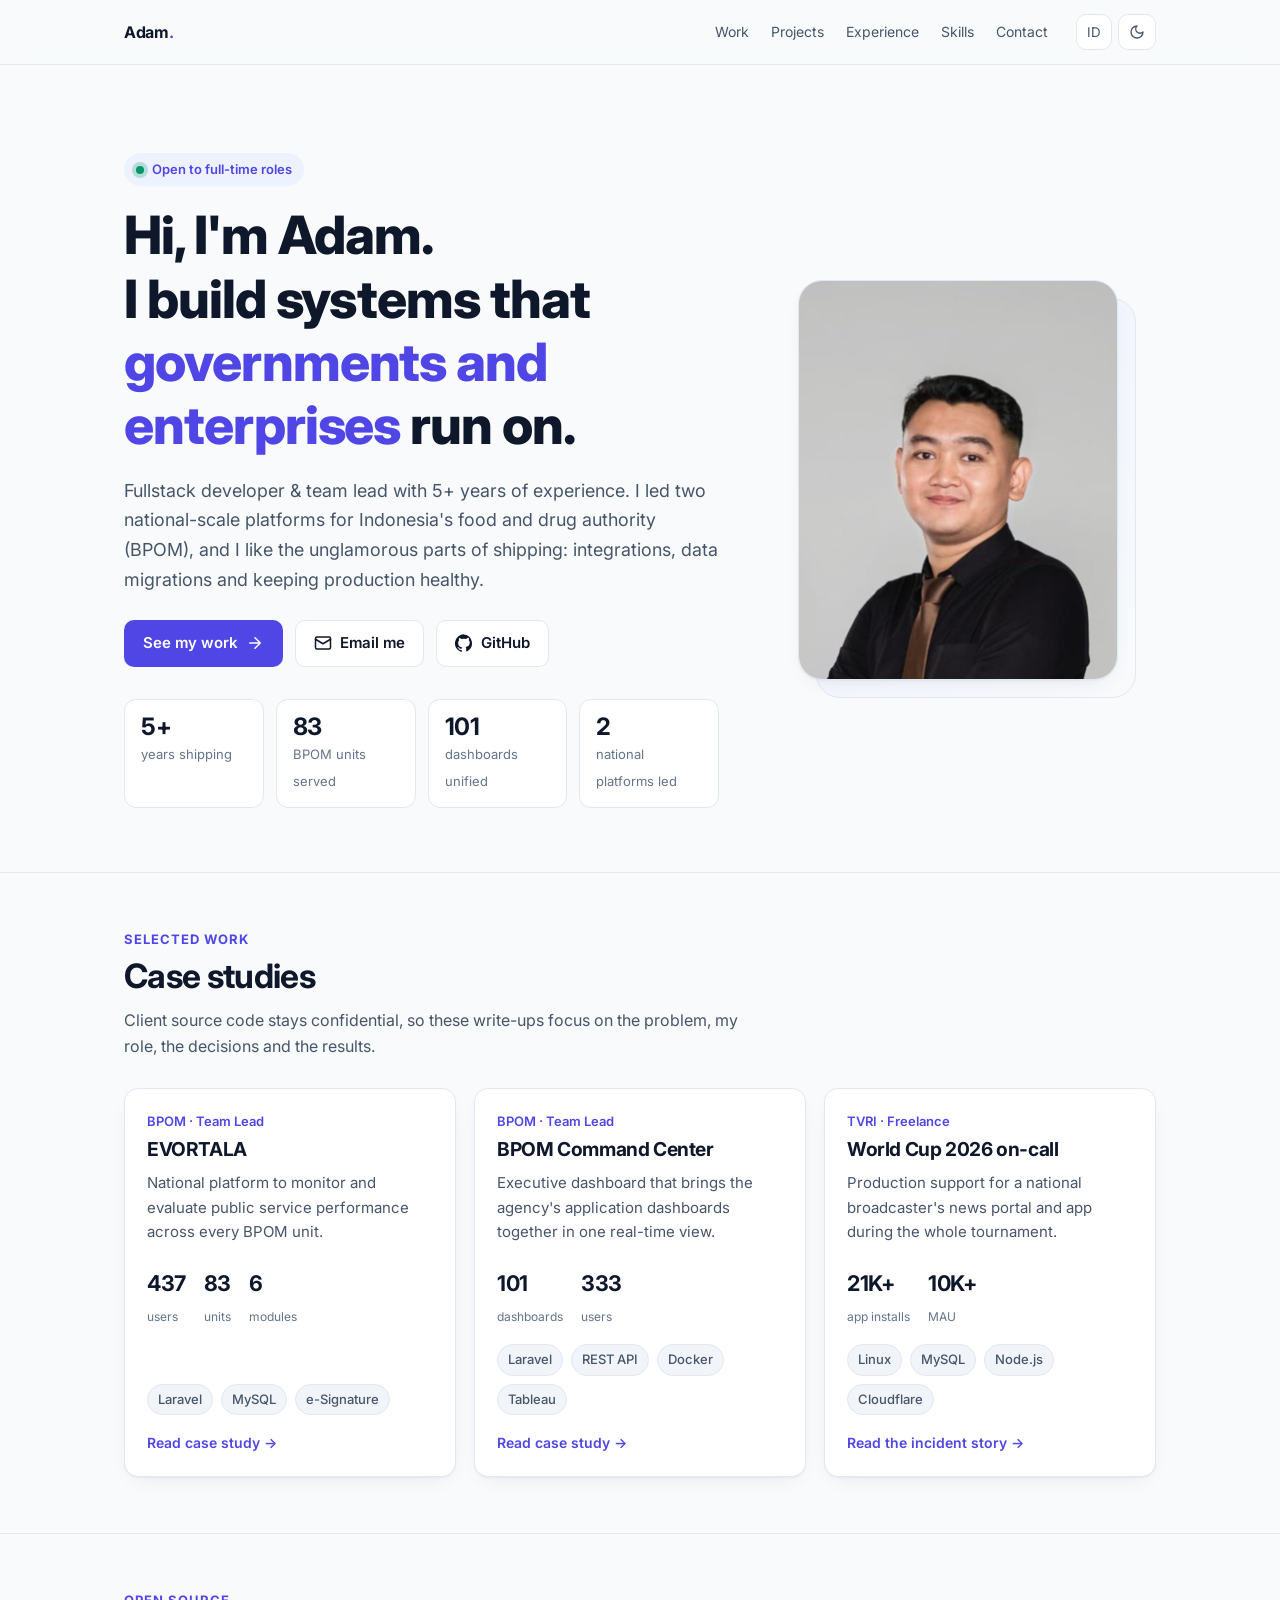
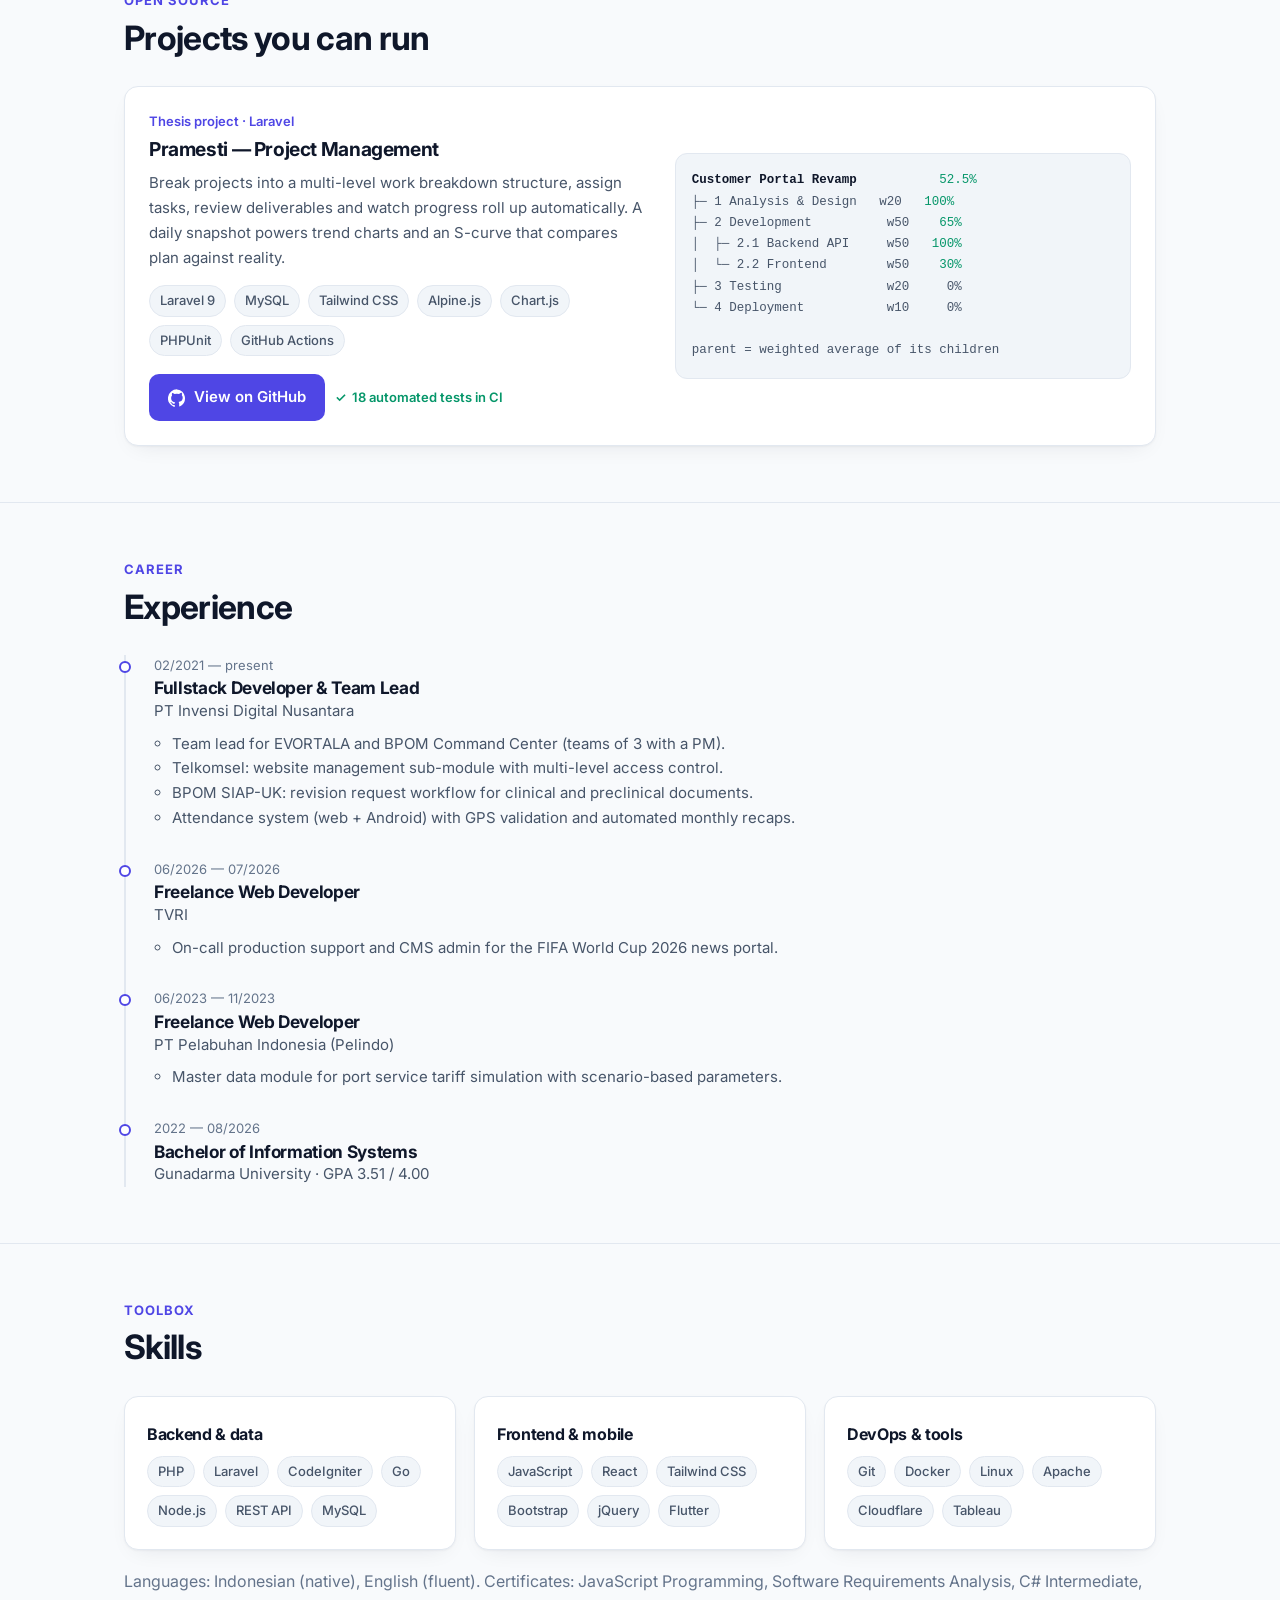
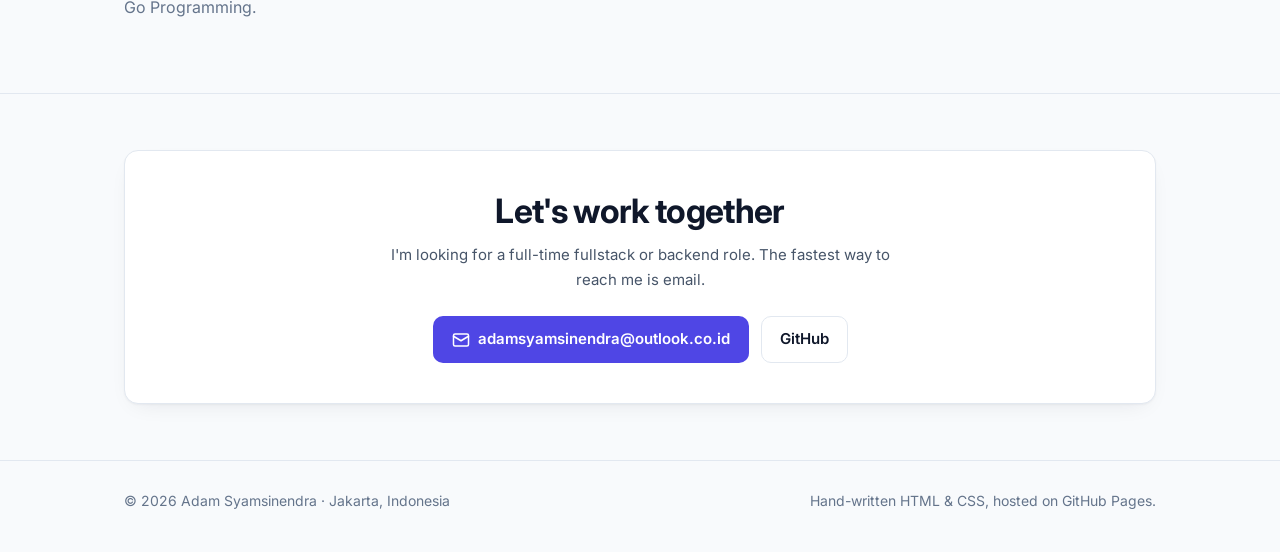
<file: index.html>
<!DOCTYPE html>
<html lang="en">
<head>
    <meta charset="utf-8">
    <meta name="viewport" content="width=device-width, initial-scale=1">
    <title>Adam Syamsinendra · Fullstack Developer</title>
    <meta name="title-en" content="Adam Syamsinendra · Fullstack Developer">
    <meta name="title-id" content="Adam Syamsinendra · Fullstack Developer">
    <meta name="description" content="Fullstack developer and team lead from Jakarta. 5+ years building government and enterprise systems with Laravel, REST APIs and Flutter.">
    <meta property="og:title" content="Adam Syamsinendra · Fullstack Developer & Team Lead">
    <meta property="og:description" content="Government and enterprise systems for BPOM, TVRI, Telkomsel and Pelindo. Laravel · REST API · Go · Flutter.">
    <meta property="og:image" content="https://admsymsnndr1.github.io/assets/img/adam.jpg">
    <meta property="og:type" content="website">
    <link rel="icon" href="data:image/svg+xml,%3Csvg xmlns='http://www.w3.org/2000/svg' viewBox='0 0 32 32'%3E%3Crect width='32' height='32' rx='8' fill='%234f46e5'/%3E%3Ctext x='16' y='22' font-family='Arial' font-weight='700' font-size='16' text-anchor='middle' fill='white'%3EAS%3C/text%3E%3C/svg%3E">
    <link rel="preconnect" href="https://fonts.googleapis.com">
    <link rel="preconnect" href="https://fonts.gstatic.com" crossorigin>
    <link rel="stylesheet" href="https://fonts.googleapis.com/css2?family=Inter:wght@400;500;600;700;800&display=swap">
    <script>
        (function () {
            var r = document.documentElement, l = null, t = null;
            try { l = localStorage.getItem('lang'); t = localStorage.getItem('theme'); } catch (e) {}
            r.setAttribute('data-lang', l || ((navigator.language || 'en').toLowerCase().indexOf('id') === 0 ? 'id' : 'en'));
            r.setAttribute('data-theme', t || (window.matchMedia && matchMedia('(prefers-color-scheme: dark)').matches ? 'dark' : 'light'));
        })();
    </script>
    <link rel="stylesheet" href="assets/css/style.css">
</head>
<body>

<header class="site-header">
    <div class="container">
        <a href="#top" class="logo">Adam<span>.</span></a>
        <nav class="nav" aria-label="Main">
            <a href="#work"><span lang="en">Work</span><span lang="id">Studi kasus</span></a>
            <a href="#projects"><span lang="en">Projects</span><span lang="id">Proyek</span></a>
            <a href="#experience"><span lang="en">Experience</span><span lang="id">Pengalaman</span></a>
            <a href="#skills"><span lang="en">Skills</span><span lang="id">Keahlian</span></a>
            <a href="#contact"><span lang="en">Contact</span><span lang="id">Kontak</span></a>
        </nav>
        <div class="toolbar">
            <button type="button" class="icon-btn" data-lang-toggle>ID</button>
            <button type="button" class="icon-btn" data-theme-toggle aria-label="Toggle dark mode">
                <svg class="theme-light-icon" viewBox="0 0 24 24" fill="none" stroke="currentColor" stroke-width="2" stroke-linecap="round" stroke-linejoin="round" aria-hidden="true"><path d="M12 3a6 6 0 0 0 9 9 9 9 0 1 1-9-9Z"/></svg>
                <svg class="theme-dark-icon" viewBox="0 0 24 24" fill="none" stroke="currentColor" stroke-width="2" stroke-linecap="round" stroke-linejoin="round" aria-hidden="true"><circle cx="12" cy="12" r="4"/><path d="M12 2v2M12 20v2M4.93 4.93l1.41 1.41M17.66 17.66l1.41 1.41M2 12h2M20 12h2M6.34 17.66l-1.41 1.41M19.07 4.93l-1.41 1.41"/></svg>
            </button>
        </div>
    </div>
</header>

<main id="top">

    <!-- HERO -->
    <section class="hero">
        <div class="container">
            <div>
                <span class="eyebrow"><span class="dot"></span>
                    <span lang="en">Open to full-time roles</span><span lang="id">Terbuka untuk posisi full-time</span>
                </span>
                <h1>
                    <span lang="en">Hi, I'm Adam.<br>I build systems that <span class="accent">governments and enterprises</span> run on.</span>
                    <span lang="id">Halo, saya Adam.<br>Saya membangun sistem yang dipakai <span class="accent">instansi pemerintah dan perusahaan</span>.</span>
                </h1>
                <p class="lead">
                    <span lang="en">Fullstack developer &amp; team lead with 5+ years of experience. I led two national-scale platforms for Indonesia's food and drug authority (BPOM), and I like the unglamorous parts of shipping: integrations, data migrations and keeping production healthy.</span>
                    <span lang="id">Fullstack developer &amp; team lead dengan pengalaman 5+ tahun. Saya memimpin pengembangan dua platform nasional untuk BPOM, dan senang mengerjakan bagian yang sering dianggap "tidak keren": integrasi sistem, migrasi data, dan menjaga aplikasi tetap sehat di produksi.</span>
                </p>
                <div class="actions">
                    <a class="btn btn-primary" href="#work">
                        <span lang="en">See my work</span><span lang="id">Lihat studi kasus</span>
                        <svg viewBox="0 0 24 24" fill="none" stroke="currentColor" stroke-width="2" stroke-linecap="round" stroke-linejoin="round" aria-hidden="true"><path d="M5 12h14M12 5l7 7-7 7"/></svg>
                    </a>
                    <a class="btn btn-outline" href="mailto:adamsyamsinendra@outlook.co.id">
                        <svg viewBox="0 0 24 24" fill="none" stroke="currentColor" stroke-width="2" stroke-linecap="round" stroke-linejoin="round" aria-hidden="true"><rect x="2" y="4" width="20" height="16" rx="2"/><path d="m22 7-10 6L2 7"/></svg>
                        <span lang="en">Email me</span><span lang="id">Kirim email</span>
                    </a>
                    <a class="btn btn-outline" href="https://github.com/admsymsnndr1" target="_blank" rel="noopener">
                        <svg viewBox="0 0 24 24" fill="currentColor" aria-hidden="true"><path d="M12 .5a12 12 0 0 0-3.8 23.4c.6.1.8-.3.8-.6v-2c-3.3.7-4-1.6-4-1.6-.6-1.4-1.4-1.8-1.4-1.8-1-.7.1-.7.1-.7 1.2.1 1.8 1.2 1.8 1.2 1 1.8 2.8 1.3 3.5 1 .1-.8.4-1.3.7-1.6-2.7-.3-5.5-1.3-5.5-6 0-1.2.5-2.3 1.2-3.1-.1-.4-.5-1.6.1-3.2 0 0 1-.3 3.3 1.2a11.5 11.5 0 0 1 6 0C17.3 4.7 18.3 5 18.3 5c.7 1.6.2 2.8.1 3.2.8.8 1.2 1.9 1.2 3.1 0 4.6-2.8 5.6-5.5 5.9.4.4.8 1.1.8 2.2v3.3c0 .3.2.7.8.6A12 12 0 0 0 12 .5Z"/></svg>
                        GitHub
                    </a>
                </div>

                <div class="stats">
                    <div class="stat"><strong>5+</strong><span lang="en">years shipping</span><span lang="id">tahun pengalaman</span></div>
                    <div class="stat"><strong>83</strong><span lang="en">BPOM units served</span><span lang="id">unit BPOM terlayani</span></div>
                    <div class="stat"><strong>101</strong><span lang="en">dashboards unified</span><span lang="id">dashboard disatukan</span></div>
                    <div class="stat"><strong>2</strong><span lang="en">national platforms led</span><span lang="id">platform nasional dipimpin</span></div>
                </div>
            </div>

            <div class="portrait">
                <img src="assets/img/adam.jpg?v=4" alt="Portrait of Adam Syamsinendra" width="640" height="800">
            </div>
        </div>
    </section>

    <!-- CASE STUDIES -->
    <section class="section" id="work">
        <div class="container">
            <div class="section-head">
                <div class="kicker"><span lang="en">Selected work</span><span lang="id">Karya pilihan</span></div>
                <h2><span lang="en">Case studies</span><span lang="id">Studi kasus</span></h2>
                <p>
                    <span lang="en">Client source code stays confidential, so these write-ups focus on the problem, my role, the decisions and the results.</span>
                    <span lang="id">Kode sumber milik klien bersifat rahasia, jadi tulisan ini fokus pada masalah, peran saya, keputusan teknis, dan hasilnya.</span>
                </p>
            </div>

            <div class="grid grid-3">
                <a class="card" href="case-studies/evortala.html">
                    <div class="client">BPOM · Team Lead</div>
                    <h3>EVORTALA</h3>
                    <p>
                        <span lang="en">National platform to monitor and evaluate public service performance across every BPOM unit.</span>
                        <span lang="id">Platform nasional untuk memantau dan mengevaluasi kinerja pelayanan publik di seluruh unit BPOM.</span>
                    </p>
                    <div class="metric">
                        <div><strong>437</strong><span lang="en">users</span><span lang="id">pengguna</span></div>
                        <div><strong>83</strong><span lang="en">units</span><span lang="id">unit</span></div>
                        <div><strong>6</strong><span lang="en">modules</span><span lang="id">modul</span></div>
                    </div>
                    <ul class="chips"><li class="chip">Laravel</li><li class="chip">MySQL</li><li class="chip">e-Signature</li></ul>
                    <span class="more"><span lang="en">Read case study →</span><span lang="id">Baca studi kasus →</span></span>
                </a>

                <a class="card" href="case-studies/bcc.html">
                    <div class="client">BPOM · Team Lead</div>
                    <h3>BPOM Command Center</h3>
                    <p>
                        <span lang="en">Executive dashboard that brings the agency's application dashboards together in one real-time view.</span>
                        <span lang="id">Dashboard eksekutif yang menyatukan dashboard seluruh aplikasi BPOM dalam satu tampilan real-time.</span>
                    </p>
                    <div class="metric">
                        <div><strong>101</strong><span lang="en">dashboards</span><span lang="id">dashboard</span></div>
                        <div><strong>333</strong><span lang="en">users</span><span lang="id">pengguna</span></div>
                    </div>
                    <ul class="chips"><li class="chip">Laravel</li><li class="chip">REST API</li><li class="chip">Docker</li><li class="chip">Tableau</li></ul>
                    <span class="more"><span lang="en">Read case study →</span><span lang="id">Baca studi kasus →</span></span>
                </a>

                <a class="card" href="case-studies/tvri.html">
                    <div class="client">TVRI · Freelance</div>
                    <h3><span lang="en">World Cup 2026 on-call</span><span lang="id">On-call Piala Dunia 2026</span></h3>
                    <p>
                        <span lang="en">Production support for a national broadcaster's news portal and app during the whole tournament.</span>
                        <span lang="id">Production support untuk portal berita dan aplikasi lembaga penyiaran nasional selama turnamen berlangsung.</span>
                    </p>
                    <div class="metric">
                        <div><strong>21K+</strong><span lang="en">app installs</span><span lang="id">instalasi aplikasi</span></div>
                        <div><strong>10K+</strong><span>MAU</span></div>
                    </div>
                    <ul class="chips"><li class="chip">Linux</li><li class="chip">MySQL</li><li class="chip">Node.js</li><li class="chip">Cloudflare</li></ul>
                    <span class="more"><span lang="en">Read the incident story →</span><span lang="id">Baca cerita insidennya →</span></span>
                </a>
            </div>
        </div>
    </section>

    <!-- PROJECTS -->
    <section class="section" id="projects">
        <div class="container">
            <div class="section-head">
                <div class="kicker"><span lang="en">Open source</span><span lang="id">Open source</span></div>
                <h2><span lang="en">Projects you can run</span><span lang="id">Proyek yang bisa dicoba</span></h2>
            </div>

            <div class="card project">
                <div>
                    <div class="client"><span lang="en">Thesis project · Laravel</span><span lang="id">Proyek skripsi · Laravel</span></div>
                    <h3>Pramesti — Project Management</h3>
                    <p>
                        <span lang="en">Break projects into a multi-level work breakdown structure, assign tasks, review deliverables and watch progress roll up automatically. A daily snapshot powers trend charts and an S-curve that compares plan against reality.</span>
                        <span lang="id">Memecah project menjadi work breakdown structure bertingkat, membagi task, me-review deliverable, dan progresnya terhitung otomatis ke atas. Snapshot harian dipakai untuk grafik tren dan kurva-S yang membandingkan rencana dengan realisasi.</span>
                    </p>
                    <ul class="chips">
                        <li class="chip">Laravel 9</li><li class="chip">MySQL</li><li class="chip">Tailwind CSS</li>
                        <li class="chip">Alpine.js</li><li class="chip">Chart.js</li><li class="chip">PHPUnit</li><li class="chip">GitHub Actions</li>
                    </ul>
                    <div class="links">
                        <a class="btn btn-primary" href="https://github.com/admsymsnndr1/pramesti" target="_blank" rel="noopener">
                            <svg viewBox="0 0 24 24" fill="currentColor" aria-hidden="true"><path d="M12 .5a12 12 0 0 0-3.8 23.4c.6.1.8-.3.8-.6v-2c-3.3.7-4-1.6-4-1.6-.6-1.4-1.4-1.8-1.4-1.8-1-.7.1-.7.1-.7 1.2.1 1.8 1.2 1.8 1.2 1 1.8 2.8 1.3 3.5 1 .1-.8.4-1.3.7-1.6-2.7-.3-5.5-1.3-5.5-6 0-1.2.5-2.3 1.2-3.1-.1-.4-.5-1.6.1-3.2 0 0 1-.3 3.3 1.2a11.5 11.5 0 0 1 6 0C17.3 4.7 18.3 5 18.3 5c.7 1.6.2 2.8.1 3.2.8.8 1.2 1.9 1.2 3.1 0 4.6-2.8 5.6-5.5 5.9.4.4.8 1.1.8 2.2v3.3c0 .3.2.7.8.6A12 12 0 0 0 12 .5Z"/></svg>
                            <span lang="en">View on GitHub</span><span lang="id">Lihat di GitHub</span>
                        </a>
                        <span class="badge-ok">✓ <span lang="en">18 automated tests in CI</span><span lang="id">18 test otomatis di CI</span></span>
                    </div>
                </div>
                <div class="preview" aria-label="Example of the WBS progress roll-up"><b>Customer Portal Revamp</b>           <i>52.5%</i>
├─ 1 Analysis &amp; Design   w20   <i>100%</i>
├─ 2 Development          w50    <i>65%</i>
│  ├─ 2.1 Backend API     w50   <i>100%</i>
│  └─ 2.2 Frontend        w50    <i>30%</i>
├─ 3 Testing              w20     0%
└─ 4 Deployment           w10     0%

<span lang="en">parent = weighted average of its children</span><span lang="id">induk = rata-rata berbobot dari anak-anaknya</span></div>
            </div>
        </div>
    </section>

    <!-- EXPERIENCE -->
    <section class="section" id="experience">
        <div class="container">
            <div class="section-head">
                <div class="kicker"><span lang="en">Career</span><span lang="id">Karier</span></div>
                <h2><span lang="en">Experience</span><span lang="id">Pengalaman</span></h2>
            </div>

            <ol class="timeline">
                <li>
                    <div class="when">02/2021 — <span lang="en">present</span><span lang="id">sekarang</span></div>
                    <h3>Fullstack Developer &amp; Team Lead</h3>
                    <div class="where">PT Invensi Digital Nusantara</div>
                    <ul>
                        <li><span lang="en">Team lead for EVORTALA and BPOM Command Center (teams of 3 with a PM).</span><span lang="id">Team lead untuk EVORTALA dan BPOM Command Center (tim 3 orang bersama PM).</span></li>
                        <li><span lang="en">Telkomsel: website management sub-module with multi-level access control.</span><span lang="id">Telkomsel: sub-modul pengelolaan website dengan hak akses bertingkat.</span></li>
                        <li><span lang="en">BPOM SIAP-UK: revision request workflow for clinical and preclinical documents.</span><span lang="id">BPOM SIAP-UK: alur permohonan revisi dokumen klinik dan praklinik.</span></li>
                        <li><span lang="en">Attendance system (web + Android) with GPS validation and automated monthly recaps.</span><span lang="id">Sistem absensi (web + Android) dengan validasi GPS dan rekap bulanan otomatis.</span></li>
                    </ul>
                </li>
                <li>
                    <div class="when">06/2026 — 07/2026</div>
                    <h3>Freelance Web Developer</h3>
                    <div class="where">TVRI</div>
                    <ul>
                        <li><span lang="en">On-call production support and CMS admin for the FIFA World Cup 2026 news portal.</span><span lang="id">On-call production support dan admin CMS untuk portal berita Piala Dunia FIFA 2026.</span></li>
                    </ul>
                </li>
                <li>
                    <div class="when">06/2023 — 11/2023</div>
                    <h3>Freelance Web Developer</h3>
                    <div class="where">PT Pelabuhan Indonesia (Pelindo)</div>
                    <ul>
                        <li><span lang="en">Master data module for port service tariff simulation with scenario-based parameters.</span><span lang="id">Modul master data untuk simulasi tarif layanan pelabuhan dengan parameter berbasis skenario.</span></li>
                    </ul>
                </li>
                <li>
                    <div class="when">2022 — 08/2026</div>
                    <h3><span lang="en">Bachelor of Information Systems</span><span lang="id">S1 Sistem Informasi</span></h3>
                    <div class="where">Gunadarma University · GPA 3.51 / 4.00</div>
                </li>
            </ol>
        </div>
    </section>

    <!-- SKILLS -->
    <section class="section" id="skills">
        <div class="container">
            <div class="section-head">
                <div class="kicker"><span lang="en">Toolbox</span><span lang="id">Perkakas</span></div>
                <h2><span lang="en">Skills</span><span lang="id">Keahlian</span></h2>
            </div>
            <div class="grid grid-3 skills">
                <div class="card">
                    <h3><span lang="en">Backend &amp; data</span><span lang="id">Backend &amp; data</span></h3>
                    <ul class="chips"><li class="chip">PHP</li><li class="chip">Laravel</li><li class="chip">CodeIgniter</li><li class="chip">Go</li><li class="chip">Node.js</li><li class="chip">REST API</li><li class="chip">MySQL</li></ul>
                </div>
                <div class="card">
                    <h3>Frontend &amp; mobile</h3>
                    <ul class="chips"><li class="chip">JavaScript</li><li class="chip">React</li><li class="chip">Tailwind CSS</li><li class="chip">Bootstrap</li><li class="chip">jQuery</li><li class="chip">Flutter</li></ul>
                </div>
                <div class="card">
                    <h3>DevOps &amp; tools</h3>
                    <ul class="chips"><li class="chip">Git</li><li class="chip">Docker</li><li class="chip">Linux</li><li class="chip">Apache</li><li class="chip">Cloudflare</li><li class="chip">Tableau</li></ul>
                </div>
            </div>
            <p class="muted" style="margin-top:18px">
                <span lang="en">Languages: Indonesian (native), English (fluent). Certificates: JavaScript Programming, Software Requirements Analysis, C# Intermediate, Go Programming.</span>
                <span lang="id">Bahasa: Indonesia (native), Inggris (fasih). Sertifikat: JavaScript Programming, Software Requirements Analysis, C# Intermediate, Go Programming.</span>
            </p>
        </div>
    </section>

    <!-- CONTACT -->
    <section class="section" id="contact">
        <div class="container">
            <div class="card contact">
                <h2><span lang="en">Let's work together</span><span lang="id">Mari bekerja sama</span></h2>
                <p>
                    <span lang="en">I'm looking for a full-time fullstack or backend role. The fastest way to reach me is email.</span>
                    <span lang="id">Saya sedang mencari posisi full-time sebagai fullstack atau backend developer. Cara tercepat menghubungi saya adalah lewat email.</span>
                </p>
                <div class="actions">
                    <a class="btn btn-primary" href="mailto:adamsyamsinendra@outlook.co.id">
                        <svg viewBox="0 0 24 24" fill="none" stroke="currentColor" stroke-width="2" stroke-linecap="round" stroke-linejoin="round" aria-hidden="true"><rect x="2" y="4" width="20" height="16" rx="2"/><path d="m22 7-10 6L2 7"/></svg>
                        adamsyamsinendra@outlook.co.id
                    </a>
                    <a class="btn btn-outline" href="https://github.com/admsymsnndr1" target="_blank" rel="noopener">GitHub</a>
                </div>
            </div>
        </div>
    </section>
</main>

<footer class="site-footer">
    <div class="container">
        <span>© <span data-year>2026</span> Adam Syamsinendra · Jakarta, Indonesia</span>
        <span><span lang="en">Hand-written HTML &amp; CSS, hosted on GitHub Pages.</span><span lang="id">Ditulis manual dengan HTML &amp; CSS, di-hosting di GitHub Pages.</span></span>
    </div>
</footer>

<script src="assets/js/main.js"></script>
</body>
</html>
</file>
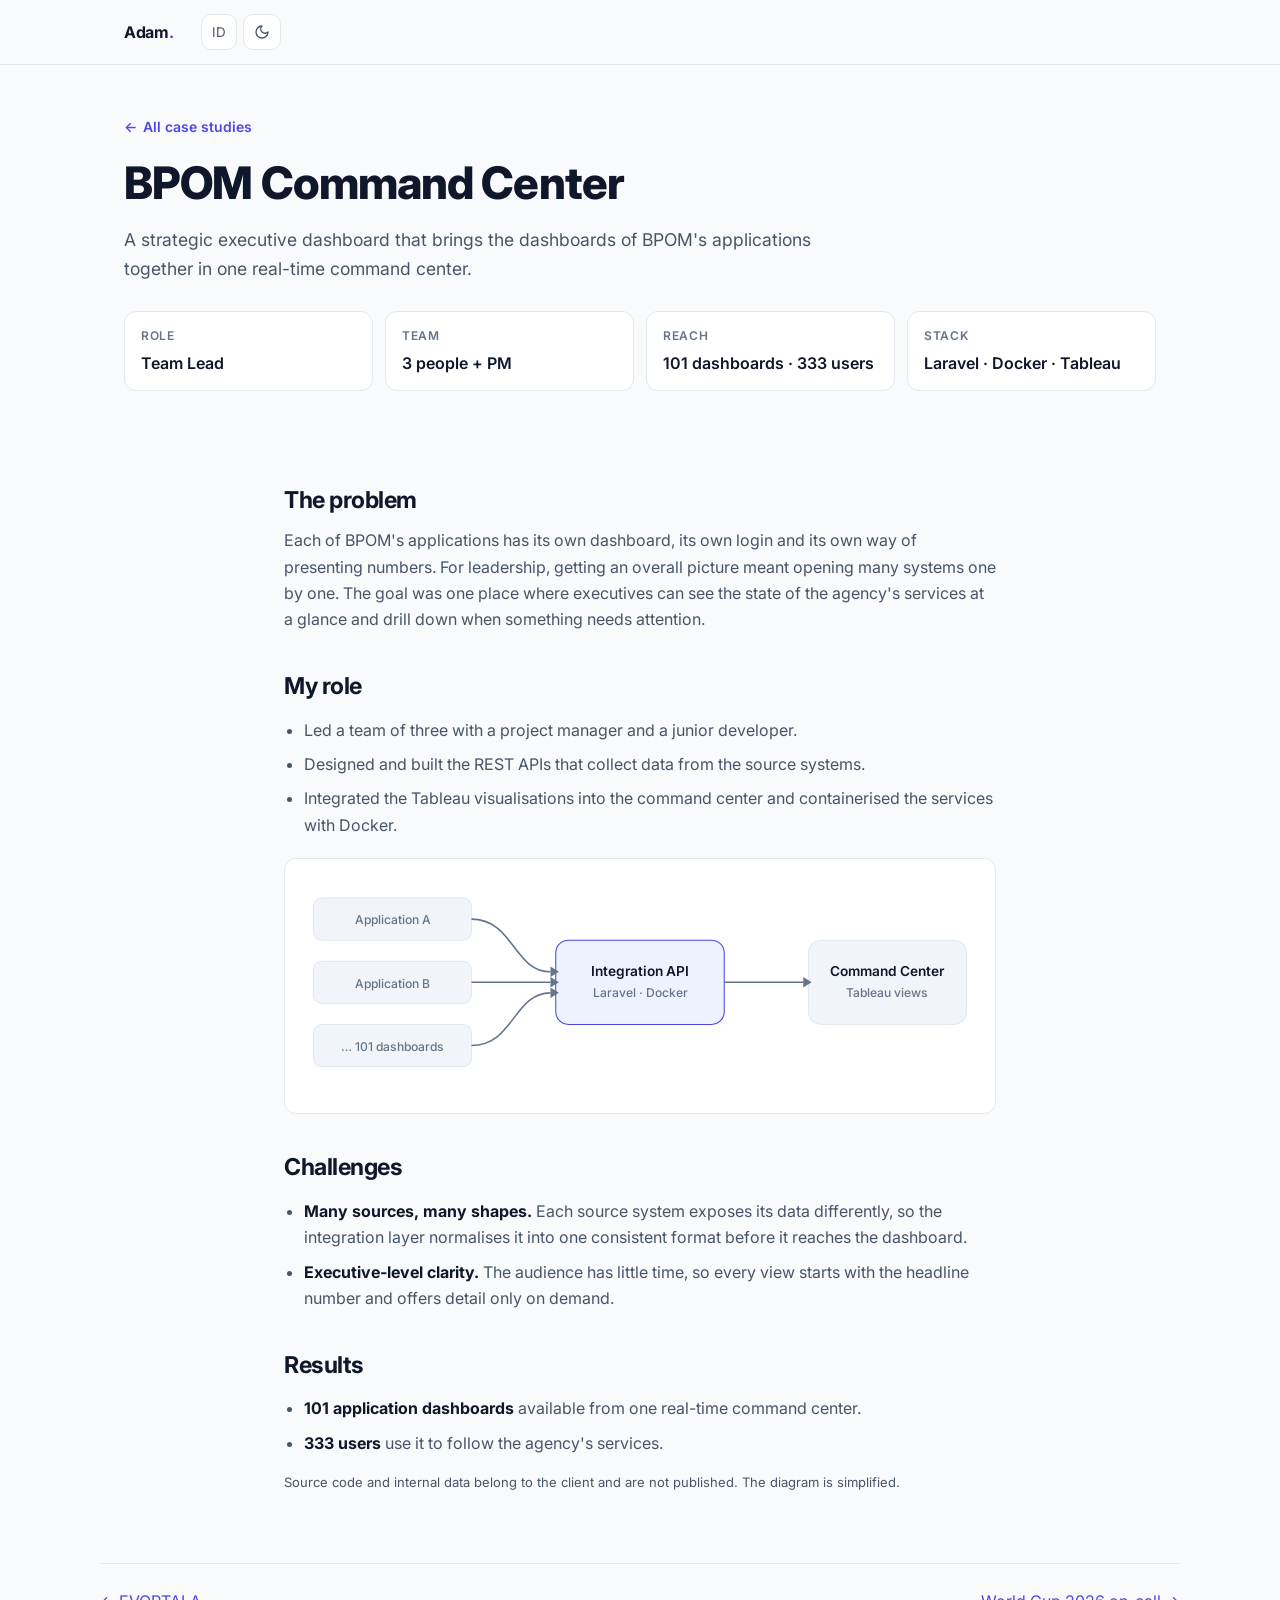
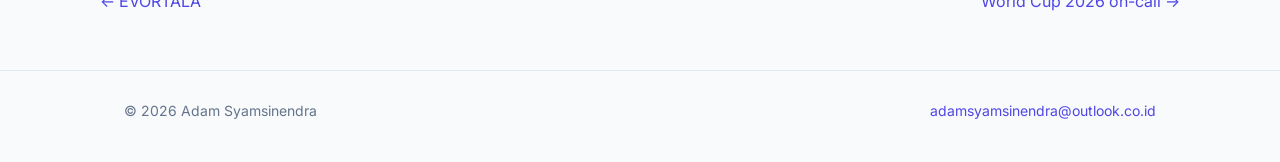
<file: case-studies/bcc.html>
<!DOCTYPE html>
<html lang="en">
<head>
    <meta charset="utf-8">
    <meta name="viewport" content="width=device-width, initial-scale=1">
    <title>BPOM Command Center case study · Adam Syamsinendra</title>
    <meta name="title-en" content="BPOM Command Center case study · Adam Syamsinendra">
    <meta name="title-id" content="Studi kasus BPOM Command Center · Adam Syamsinendra">
    <meta name="description" content="Bringing 101 application dashboards into one real-time executive command center for BPOM.">
    <link rel="icon" href="data:image/svg+xml,%3Csvg xmlns='http://www.w3.org/2000/svg' viewBox='0 0 32 32'%3E%3Crect width='32' height='32' rx='8' fill='%234f46e5'/%3E%3Ctext x='16' y='22' font-family='Arial' font-weight='700' font-size='16' text-anchor='middle' fill='white'%3EAS%3C/text%3E%3C/svg%3E">
    <link rel="preconnect" href="https://fonts.googleapis.com">
    <link rel="preconnect" href="https://fonts.gstatic.com" crossorigin>
    <link rel="stylesheet" href="https://fonts.googleapis.com/css2?family=Inter:wght@400;500;600;700;800&display=swap">
    <script>
        (function () {
            var r = document.documentElement, l = null, t = null;
            try { l = localStorage.getItem('lang'); t = localStorage.getItem('theme'); } catch (e) {}
            r.setAttribute('data-lang', l || ((navigator.language || 'en').toLowerCase().indexOf('id') === 0 ? 'id' : 'en'));
            r.setAttribute('data-theme', t || (window.matchMedia && matchMedia('(prefers-color-scheme: dark)').matches ? 'dark' : 'light'));
        })();
    </script>
    <link rel="stylesheet" href="../assets/css/style.css">
</head>
<body>

<header class="site-header">
    <div class="container">
        <a href="../index.html" class="logo">Adam<span>.</span></a>
        <div class="toolbar">
            <button type="button" class="icon-btn" data-lang-toggle>ID</button>
            <button type="button" class="icon-btn" data-theme-toggle aria-label="Toggle dark mode">
                <svg class="theme-light-icon" viewBox="0 0 24 24" fill="none" stroke="currentColor" stroke-width="2" stroke-linecap="round" stroke-linejoin="round" aria-hidden="true"><path d="M12 3a6 6 0 0 0 9 9 9 9 0 1 1-9-9Z"/></svg>
                <svg class="theme-dark-icon" viewBox="0 0 24 24" fill="none" stroke="currentColor" stroke-width="2" stroke-linecap="round" stroke-linejoin="round" aria-hidden="true"><circle cx="12" cy="12" r="4"/><path d="M12 2v2M12 20v2M4.93 4.93l1.41 1.41M17.66 17.66l1.41 1.41M2 12h2M20 12h2M6.34 17.66l-1.41 1.41M19.07 4.93l-1.41 1.41"/></svg>
            </button>
        </div>
    </div>
</header>

<main>
    <section class="case-hero">
        <div class="container">
            <a class="back" href="../index.html#work">← <span lang="en">All case studies</span><span lang="id">Semua studi kasus</span></a>
            <h1>BPOM Command Center</h1>
            <p class="lead">
                <span lang="en">A strategic executive dashboard that brings the dashboards of BPOM's applications together in one real-time command center.</span>
                <span lang="id">Dashboard eksekutif strategis yang menyatukan dashboard aplikasi-aplikasi BPOM dalam satu command center real-time.</span>
            </p>
            <dl class="facts">
                <div><dt><span lang="en">Role</span><span lang="id">Peran</span></dt><dd>Team Lead</dd></div>
                <div><dt><span lang="en">Team</span><span lang="id">Tim</span></dt><dd><span lang="en">3 people + PM</span><span lang="id">3 orang + PM</span></dd></div>
                <div><dt><span lang="en">Reach</span><span lang="id">Jangkauan</span></dt><dd><span lang="en">101 dashboards · 333 users</span><span lang="id">101 dashboard · 333 pengguna</span></dd></div>
                <div><dt>Stack</dt><dd>Laravel · Docker · Tableau</dd></div>
            </dl>
        </div>
    </section>

    <article class="container prose">
        <h2><span lang="en">The problem</span><span lang="id">Masalahnya</span></h2>
        <p lang="en">
            Each of BPOM's applications has its own dashboard, its own login and its own way of presenting numbers. For leadership,
            getting an overall picture meant opening many systems one by one. The goal was one place where executives can see the
            state of the agency's services at a glance and drill down when something needs attention.
        </p>
        <p lang="id">
            Setiap aplikasi BPOM punya dashboard sendiri, login sendiri, dan cara sendiri dalam menyajikan angka. Bagi pimpinan, melihat
            gambaran keseluruhan berarti membuka banyak sistem satu per satu. Tujuannya adalah satu tempat di mana pimpinan bisa melihat
            kondisi layanan secara sekilas dan menelusuri lebih dalam saat ada yang perlu diperhatikan.
        </p>

        <h2><span lang="en">My role</span><span lang="id">Peran saya</span></h2>
        <ul>
            <li><span lang="en">Led a team of three with a project manager and a junior developer.</span><span lang="id">Memimpin tim tiga orang bersama project manager dan junior developer.</span></li>
            <li><span lang="en">Designed and built the REST APIs that collect data from the source systems.</span><span lang="id">Merancang dan membangun REST API yang mengumpulkan data dari sistem-sistem sumber.</span></li>
            <li><span lang="en">Integrated the Tableau visualisations into the command center and containerised the services with Docker.</span><span lang="id">Mengintegrasikan visualisasi Tableau ke dalam command center dan menjalankan layanan dalam container Docker.</span></li>
        </ul>

        <div class="diagram" aria-label="Data flow">
            <svg viewBox="0 0 640 200" role="img">
                <rect class="box" x="10" y="20" width="150" height="40" rx="8"/><text class="sub" x="85" y="45" text-anchor="middle">Application A</text>
                <rect class="box" x="10" y="80" width="150" height="40" rx="8"/><text class="sub" x="85" y="105" text-anchor="middle">Application B</text>
                <rect class="box" x="10" y="140" width="150" height="40" rx="8"/><text class="sub" x="85" y="165" text-anchor="middle">… 101 dashboards</text>

                <rect class="box-brand" x="240" y="60" width="160" height="80" rx="12"/>
                <text x="320" y="94" text-anchor="middle">Integration API</text>
                <text class="sub" x="320" y="114" text-anchor="middle">Laravel · Docker</text>

                <rect class="box" x="480" y="60" width="150" height="80" rx="12"/>
                <text x="555" y="94" text-anchor="middle">Command Center</text>
                <text class="sub" x="555" y="114" text-anchor="middle">Tableau views</text>

                <path class="line" d="M160 40 C200 40 200 90 235 90"/><path class="arrow" d="M235 85 l8 5 -8 5z"/>
                <path class="line" d="M160 100 H235"/><path class="arrow" d="M235 95 l8 5 -8 5z"/>
                <path class="line" d="M160 160 C200 160 200 110 235 110"/><path class="arrow" d="M235 105 l8 5 -8 5z"/>
                <path class="line" d="M400 100 H475"/><path class="arrow" d="M475 95 l8 5 -8 5z"/>
            </svg>
        </div>

        <h2><span lang="en">Challenges</span><span lang="id">Tantangan</span></h2>
        <ul>
            <li><span lang="en"><strong>Many sources, many shapes.</strong> Each source system exposes its data differently, so the integration layer normalises it into one consistent format before it reaches the dashboard.</span><span lang="id"><strong>Banyak sumber, banyak format.</strong> Tiap sistem sumber menyajikan datanya dengan cara berbeda, jadi lapisan integrasi menyeragamkannya ke satu format sebelum sampai ke dashboard.</span></li>
            <li><span lang="en"><strong>Executive-level clarity.</strong> The audience has little time, so every view starts with the headline number and offers detail only on demand.</span><span lang="id"><strong>Jelas untuk pimpinan.</strong> Penggunanya punya waktu terbatas, jadi setiap tampilan dimulai dari angka utama dan detail baru muncul saat dibutuhkan.</span></li>
        </ul>

        <h2><span lang="en">Results</span><span lang="id">Hasilnya</span></h2>
        <ul>
            <li><span lang="en"><strong>101 application dashboards</strong> available from one real-time command center.</span><span lang="id"><strong>101 dashboard aplikasi</strong> dapat diakses dari satu command center real-time.</span></li>
            <li><span lang="en"><strong>333 users</strong> use it to follow the agency's services.</span><span lang="id"><strong>333 pengguna</strong> memakainya untuk memantau layanan BPOM.</span></li>
        </ul>

        <p class="note">
            <span lang="en">Source code and internal data belong to the client and are not published. The diagram is simplified.</span>
            <span lang="id">Kode sumber dan data internal milik klien dan tidak dipublikasikan. Diagram disederhanakan.</span>
        </p>
    </article>

    <nav class="container next-case" aria-label="More case studies">
        <a href="evortala.html">← EVORTALA</a>
        <a href="tvri.html"><span lang="en">World Cup 2026 on-call</span><span lang="id">On-call Piala Dunia 2026</span> →</a>
    </nav>
</main>

<footer class="site-footer">
    <div class="container">
        <span>© <span data-year>2026</span> Adam Syamsinendra</span>
        <a href="mailto:adamsyamsinendra@outlook.co.id">adamsyamsinendra@outlook.co.id</a>
    </div>
</footer>

<script src="../assets/js/main.js"></script>
</body>
</html>
</file>
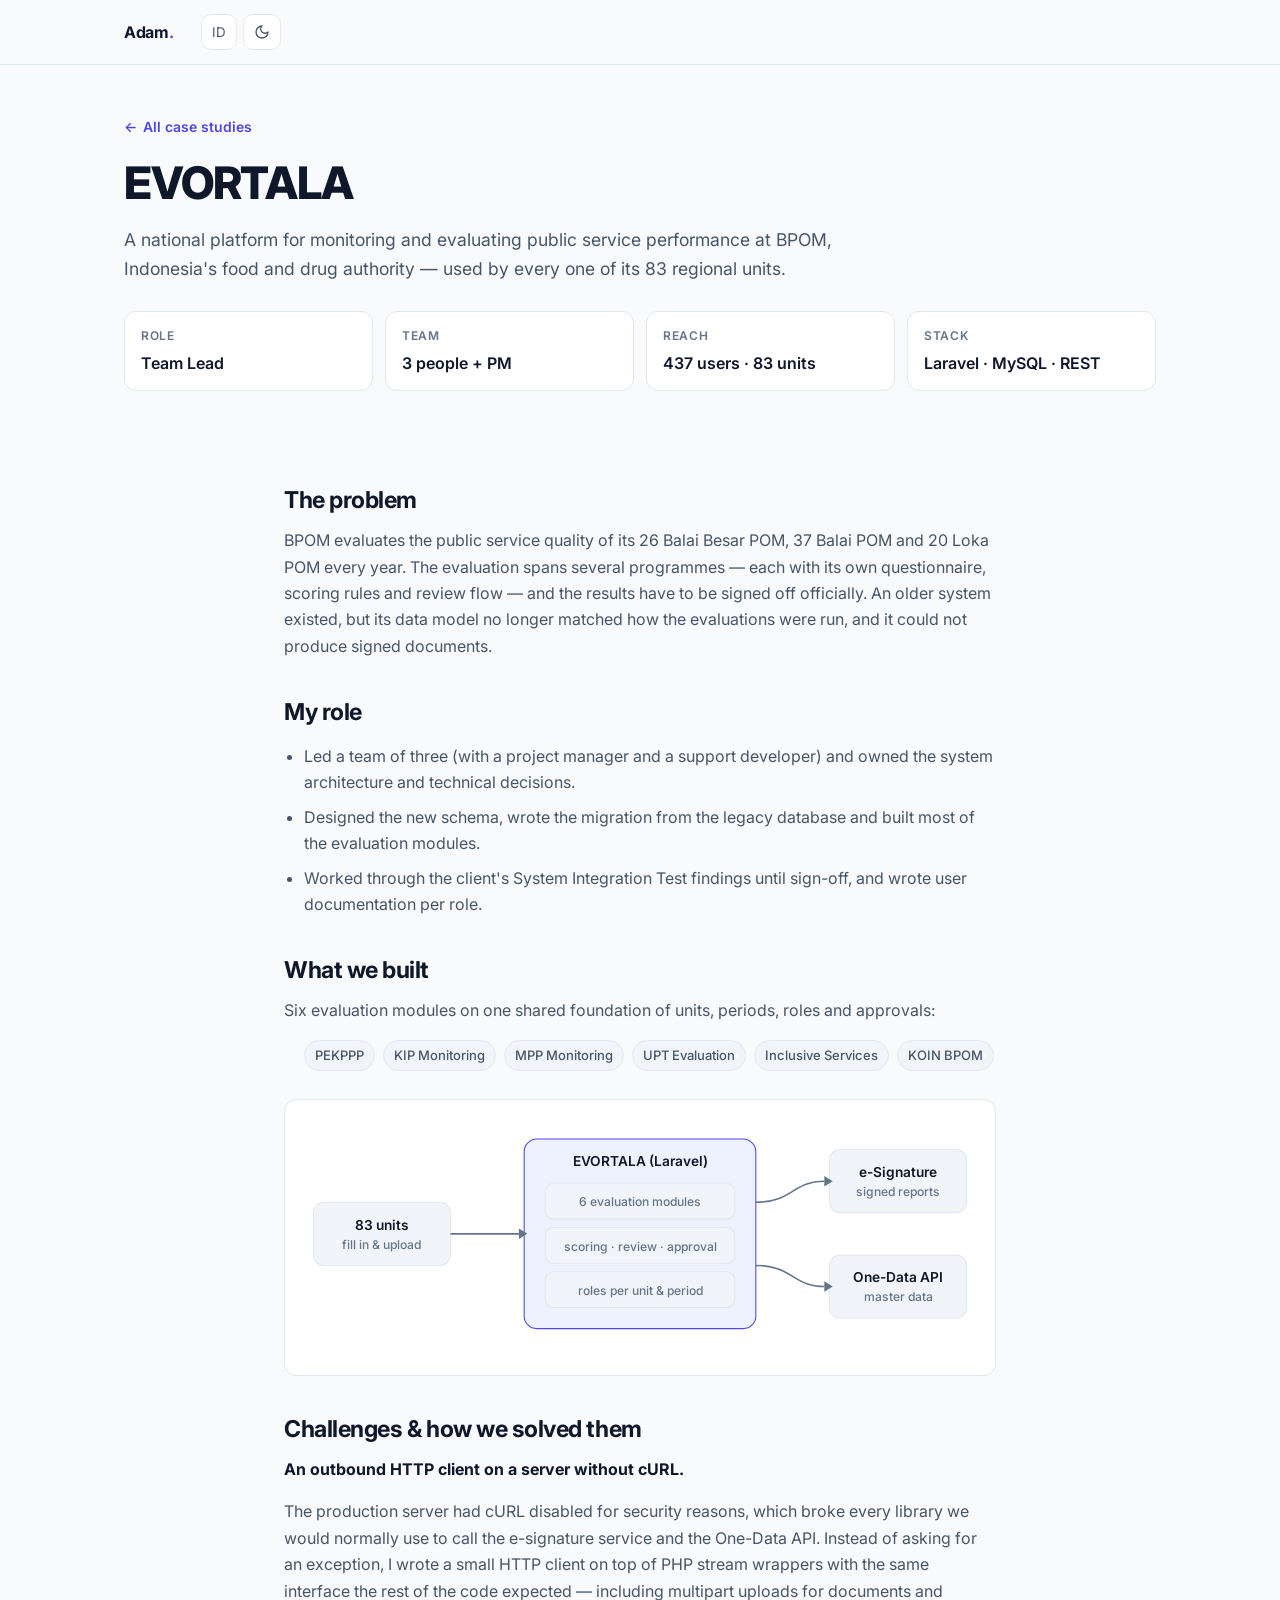
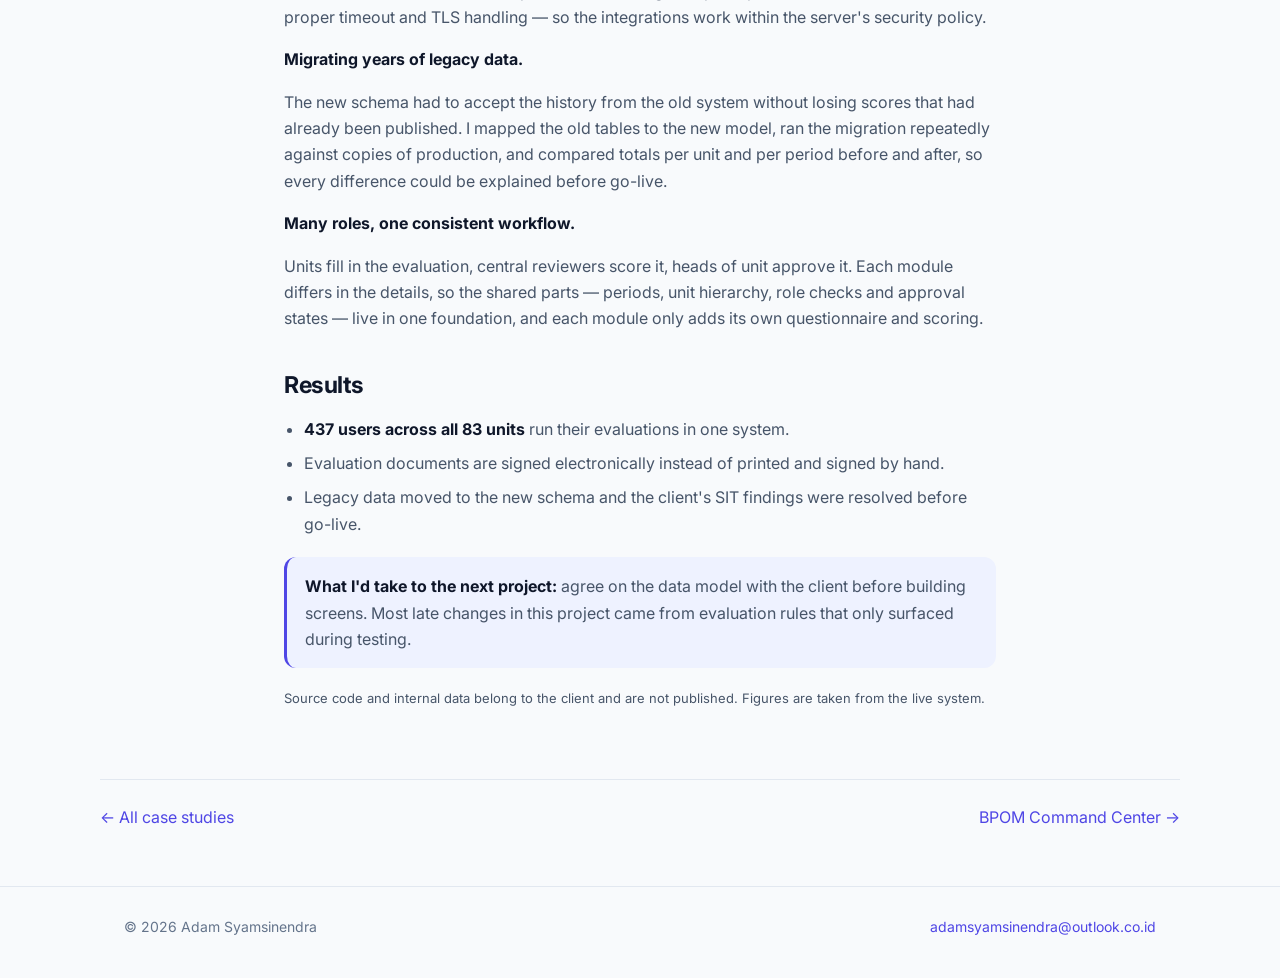
<file: case-studies/evortala.html>
<!DOCTYPE html>
<html lang="en">
<head>
    <meta charset="utf-8">
    <meta name="viewport" content="width=device-width, initial-scale=1">
    <title>EVORTALA case study · Adam Syamsinendra</title>
    <meta name="title-en" content="EVORTALA case study · Adam Syamsinendra">
    <meta name="title-id" content="Studi kasus EVORTALA · Adam Syamsinendra">
    <meta name="description" content="How I led the build of EVORTALA, a national platform used by 437 users across 83 BPOM units.">
    <link rel="icon" href="data:image/svg+xml,%3Csvg xmlns='http://www.w3.org/2000/svg' viewBox='0 0 32 32'%3E%3Crect width='32' height='32' rx='8' fill='%234f46e5'/%3E%3Ctext x='16' y='22' font-family='Arial' font-weight='700' font-size='16' text-anchor='middle' fill='white'%3EAS%3C/text%3E%3C/svg%3E">
    <link rel="preconnect" href="https://fonts.googleapis.com">
    <link rel="preconnect" href="https://fonts.gstatic.com" crossorigin>
    <link rel="stylesheet" href="https://fonts.googleapis.com/css2?family=Inter:wght@400;500;600;700;800&display=swap">
    <script>
        (function () {
            var r = document.documentElement, l = null, t = null;
            try { l = localStorage.getItem('lang'); t = localStorage.getItem('theme'); } catch (e) {}
            r.setAttribute('data-lang', l || ((navigator.language || 'en').toLowerCase().indexOf('id') === 0 ? 'id' : 'en'));
            r.setAttribute('data-theme', t || (window.matchMedia && matchMedia('(prefers-color-scheme: dark)').matches ? 'dark' : 'light'));
        })();
    </script>
    <link rel="stylesheet" href="../assets/css/style.css">
</head>
<body>

<header class="site-header">
    <div class="container">
        <a href="../index.html" class="logo">Adam<span>.</span></a>
        <div class="toolbar">
            <button type="button" class="icon-btn" data-lang-toggle>ID</button>
            <button type="button" class="icon-btn" data-theme-toggle aria-label="Toggle dark mode">
                <svg class="theme-light-icon" viewBox="0 0 24 24" fill="none" stroke="currentColor" stroke-width="2" stroke-linecap="round" stroke-linejoin="round" aria-hidden="true"><path d="M12 3a6 6 0 0 0 9 9 9 9 0 1 1-9-9Z"/></svg>
                <svg class="theme-dark-icon" viewBox="0 0 24 24" fill="none" stroke="currentColor" stroke-width="2" stroke-linecap="round" stroke-linejoin="round" aria-hidden="true"><circle cx="12" cy="12" r="4"/><path d="M12 2v2M12 20v2M4.93 4.93l1.41 1.41M17.66 17.66l1.41 1.41M2 12h2M20 12h2M6.34 17.66l-1.41 1.41M19.07 4.93l-1.41 1.41"/></svg>
            </button>
        </div>
    </div>
</header>

<main>
    <section class="case-hero">
        <div class="container">
            <a class="back" href="../index.html#work">← <span lang="en">All case studies</span><span lang="id">Semua studi kasus</span></a>
            <h1>EVORTALA</h1>
            <p class="lead">
                <span lang="en">A national platform for monitoring and evaluating public service performance at BPOM, Indonesia's food and drug authority — used by every one of its 83 regional units.</span>
                <span lang="id">Platform nasional untuk memantau dan mengevaluasi kinerja pelayanan publik di BPOM, digunakan oleh seluruh 83 unit kerjanya di daerah.</span>
            </p>
            <dl class="facts">
                <div><dt><span lang="en">Role</span><span lang="id">Peran</span></dt><dd>Team Lead</dd></div>
                <div><dt><span lang="en">Team</span><span lang="id">Tim</span></dt><dd><span lang="en">3 people + PM</span><span lang="id">3 orang + PM</span></dd></div>
                <div><dt><span lang="en">Reach</span><span lang="id">Jangkauan</span></dt><dd><span lang="en">437 users · 83 units</span><span lang="id">437 pengguna · 83 unit</span></dd></div>
                <div><dt>Stack</dt><dd>Laravel · MySQL · REST</dd></div>
            </dl>
        </div>
    </section>

    <article class="container prose">
        <h2><span lang="en">The problem</span><span lang="id">Masalahnya</span></h2>
        <p lang="en">
            BPOM evaluates the public service quality of its 26 Balai Besar POM, 37 Balai POM and 20 Loka POM every year.
            The evaluation spans several programmes — each with its own questionnaire, scoring rules and review flow — and the
            results have to be signed off officially. An older system existed, but its data model no longer matched how the
            evaluations were run, and it could not produce signed documents.
        </p>
        <p lang="id">
            Setiap tahun BPOM mengevaluasi kualitas pelayanan publik di 26 Balai Besar POM, 37 Balai POM, dan 20 Loka POM.
            Evaluasinya terdiri dari beberapa program — masing-masing punya kuesioner, aturan penilaian, dan alur review sendiri — dan
            hasilnya harus disahkan secara resmi. Sistem lama sudah ada, tetapi struktur datanya tidak lagi sesuai dengan cara evaluasi
            dijalankan dan tidak bisa menghasilkan dokumen bertanda tangan elektronik.
        </p>

        <h2><span lang="en">My role</span><span lang="id">Peran saya</span></h2>
        <ul>
            <li><span lang="en">Led a team of three (with a project manager and a support developer) and owned the system architecture and technical decisions.</span><span lang="id">Memimpin tim tiga orang (bersama project manager dan support developer) serta memegang arsitektur sistem dan keputusan teknis.</span></li>
            <li><span lang="en">Designed the new schema, wrote the migration from the legacy database and built most of the evaluation modules.</span><span lang="id">Merancang skema baru, menulis migrasi dari database lama, dan membangun sebagian besar modul evaluasi.</span></li>
            <li><span lang="en">Worked through the client's System Integration Test findings until sign-off, and wrote user documentation per role.</span><span lang="id">Menyelesaikan temuan System Integration Test dari klien sampai disetujui, serta menyusun panduan pengguna per role.</span></li>
        </ul>

        <h2><span lang="en">What we built</span><span lang="id">Yang kami bangun</span></h2>
        <p>
            <span lang="en">Six evaluation modules on one shared foundation of units, periods, roles and approvals:</span>
            <span lang="id">Enam modul evaluasi di atas satu fondasi bersama (unit kerja, periode, role, dan persetujuan):</span>
        </p>
        <ul class="chips" style="margin-bottom:20px">
            <li class="chip">PEKPPP</li><li class="chip">KIP Monitoring</li><li class="chip">MPP Monitoring</li>
            <li class="chip">UPT Evaluation</li><li class="chip">Inclusive Services</li><li class="chip">KOIN BPOM</li>
        </ul>

        <div class="diagram" aria-label="High-level architecture">
            <svg viewBox="0 0 640 220" role="img">
                <rect class="box" x="10" y="80" width="130" height="60" rx="10"/>
                <text x="75" y="106" text-anchor="middle">83 units</text>
                <text class="sub" x="75" y="124" text-anchor="middle">fill in &amp; upload</text>

                <rect class="box-brand" x="210" y="20" width="220" height="180" rx="12"/>
                <text x="320" y="46" text-anchor="middle">EVORTALA (Laravel)</text>
                <rect class="box" x="230" y="62" width="180" height="34" rx="8"/>
                <text class="sub" x="320" y="84" text-anchor="middle">6 evaluation modules</text>
                <rect class="box" x="230" y="104" width="180" height="34" rx="8"/>
                <text class="sub" x="320" y="126" text-anchor="middle">scoring · review · approval</text>
                <rect class="box" x="230" y="146" width="180" height="34" rx="8"/>
                <text class="sub" x="320" y="168" text-anchor="middle">roles per unit &amp; period</text>

                <rect class="box" x="500" y="30" width="130" height="60" rx="10"/>
                <text x="565" y="56" text-anchor="middle">e-Signature</text>
                <text class="sub" x="565" y="74" text-anchor="middle">signed reports</text>
                <rect class="box" x="500" y="130" width="130" height="60" rx="10"/>
                <text x="565" y="156" text-anchor="middle">One-Data API</text>
                <text class="sub" x="565" y="174" text-anchor="middle">master data</text>

                <path class="line" d="M140 110 H205"/><path class="arrow" d="M205 105 l8 5 -8 5z"/>
                <path class="line" d="M430 80 C465 80 465 60 495 60"/><path class="arrow" d="M495 55 l8 5 -8 5z"/>
                <path class="line" d="M430 140 C465 140 465 160 495 160"/><path class="arrow" d="M495 155 l8 5 -8 5z"/>
            </svg>
        </div>

        <h2><span lang="en">Challenges &amp; how we solved them</span><span lang="id">Tantangan &amp; solusinya</span></h2>

        <p><strong><span lang="en">An outbound HTTP client on a server without cURL.</span><span lang="id">HTTP client keluar di server tanpa cURL.</span></strong></p>
        <p lang="en">
            The production server had cURL disabled for security reasons, which broke every library we would normally use to call
            the e-signature service and the One-Data API. Instead of asking for an exception, I wrote a small HTTP client on top of
            PHP stream wrappers with the same interface the rest of the code expected — including multipart uploads for documents
            and proper timeout and TLS handling — so the integrations work within the server's security policy.
        </p>
        <p lang="id">
            cURL di server produksi dinonaktifkan demi keamanan, sehingga semua library yang biasa dipakai untuk memanggil layanan
            tanda tangan elektronik dan API One-Data tidak bisa berjalan. Daripada meminta pengecualian, saya menulis HTTP client kecil
            berbasis stream wrapper PHP dengan antarmuka yang sama seperti yang dipakai kode lainnya — termasuk upload multipart untuk
            dokumen serta penanganan timeout dan TLS — sehingga integrasi tetap berjalan sesuai kebijakan keamanan server.
        </p>

        <p><strong><span lang="en">Migrating years of legacy data.</span><span lang="id">Migrasi data lama bertahun-tahun.</span></strong></p>
        <p lang="en">
            The new schema had to accept the history from the old system without losing scores that had already been published.
            I mapped the old tables to the new model, ran the migration repeatedly against copies of production, and compared
            totals per unit and per period before and after, so every difference could be explained before go-live.
        </p>
        <p lang="id">
            Skema baru harus menampung riwayat dari sistem lama tanpa kehilangan nilai yang sudah dipublikasikan. Saya memetakan tabel
            lama ke model baru, menjalankan migrasi berulang kali pada salinan data produksi, dan membandingkan total per unit dan per
            periode sebelum dan sesudah migrasi, sehingga setiap selisih bisa dijelaskan sebelum go-live.
        </p>

        <p><strong><span lang="en">Many roles, one consistent workflow.</span><span lang="id">Banyak role, satu alur yang konsisten.</span></strong></p>
        <p lang="en">
            Units fill in the evaluation, central reviewers score it, heads of unit approve it. Each module differs in the details,
            so the shared parts — periods, unit hierarchy, role checks and approval states — live in one foundation, and each module
            only adds its own questionnaire and scoring.
        </p>
        <p lang="id">
            Unit kerja mengisi evaluasi, reviewer pusat memberi nilai, kepala unit menyetujui. Detail tiap modul berbeda, jadi bagian
            yang sama — periode, hierarki unit, pengecekan role, dan status persetujuan — ditempatkan dalam satu fondasi, dan tiap modul
            hanya menambahkan kuesioner dan aturan penilaiannya sendiri.
        </p>

        <h2><span lang="en">Results</span><span lang="id">Hasilnya</span></h2>
        <ul>
            <li><span lang="en"><strong>437 users across all 83 units</strong> run their evaluations in one system.</span><span lang="id"><strong>437 pengguna di seluruh 83 unit</strong> menjalankan evaluasi dalam satu sistem.</span></li>
            <li><span lang="en">Evaluation documents are signed electronically instead of printed and signed by hand.</span><span lang="id">Dokumen evaluasi ditandatangani secara elektronik, tidak lagi dicetak dan ditandatangani manual.</span></li>
            <li><span lang="en">Legacy data moved to the new schema and the client's SIT findings were resolved before go-live.</span><span lang="id">Data lama berhasil dipindahkan ke skema baru dan temuan SIT dari klien diselesaikan sebelum go-live.</span></li>
        </ul>

        <div class="callout">
            <span lang="en"><strong>What I'd take to the next project:</strong> agree on the data model with the client before building screens. Most late changes in this project came from evaluation rules that only surfaced during testing.</span>
            <span lang="id"><strong>Pelajaran untuk proyek berikutnya:</strong> sepakati model data dengan klien sebelum membangun tampilan. Sebagian besar perubahan di akhir proyek ini berasal dari aturan evaluasi yang baru muncul saat pengujian.</span>
        </div>

        <p class="note">
            <span lang="en">Source code and internal data belong to the client and are not published. Figures are taken from the live system.</span>
            <span lang="id">Kode sumber dan data internal milik klien dan tidak dipublikasikan. Angka diambil dari sistem yang berjalan.</span>
        </p>
    </article>

    <nav class="container next-case" aria-label="More case studies">
        <a href="../index.html#work">← <span lang="en">All case studies</span><span lang="id">Semua studi kasus</span></a>
        <a href="bcc.html">BPOM Command Center →</a>
    </nav>
</main>

<footer class="site-footer">
    <div class="container">
        <span>© <span data-year>2026</span> Adam Syamsinendra</span>
        <a href="mailto:adamsyamsinendra@outlook.co.id">adamsyamsinendra@outlook.co.id</a>
    </div>
</footer>

<script src="../assets/js/main.js"></script>
</body>
</html>
</file>
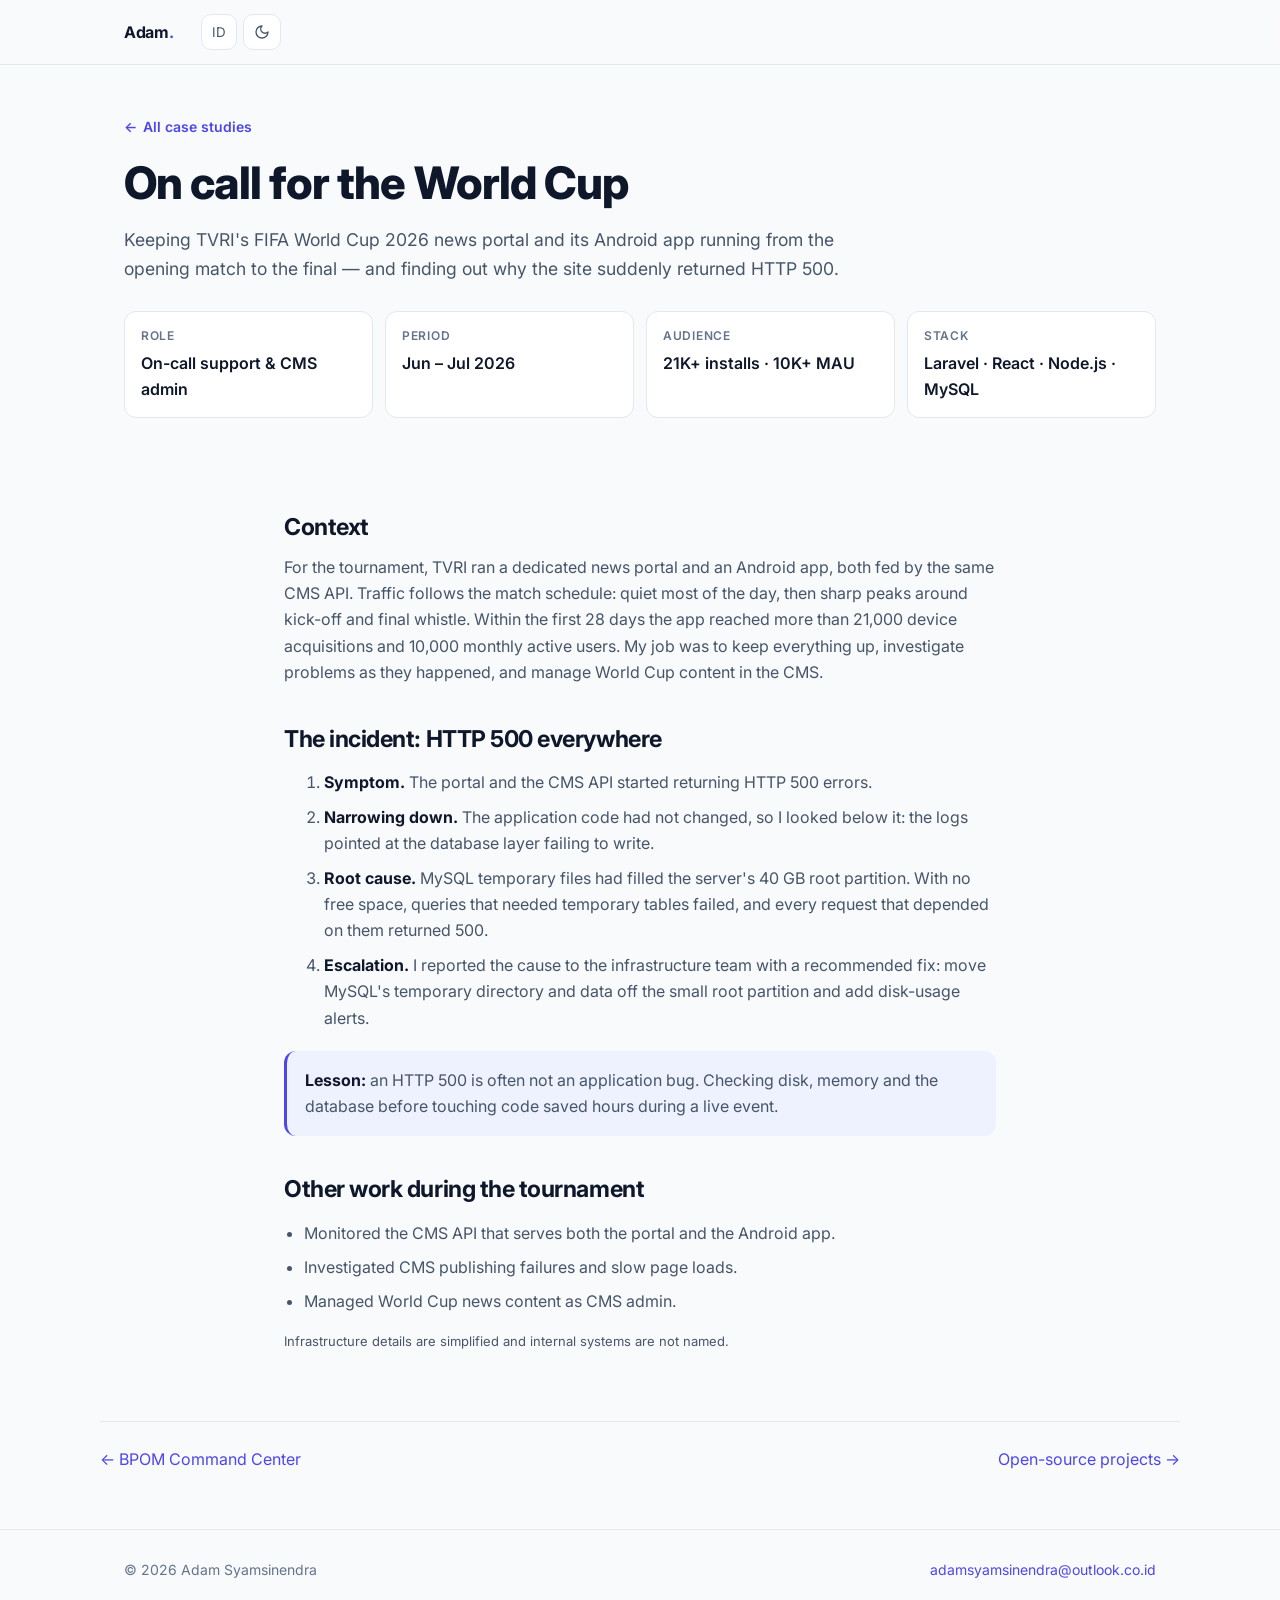
<file: case-studies/tvri.html>
<!DOCTYPE html>
<html lang="en">
<head>
    <meta charset="utf-8">
    <meta name="viewport" content="width=device-width, initial-scale=1">
    <title>World Cup 2026 on-call · Adam Syamsinendra</title>
    <meta name="title-en" content="World Cup 2026 on-call · Adam Syamsinendra">
    <meta name="title-id" content="On-call Piala Dunia 2026 · Adam Syamsinendra">
    <meta name="description" content="Production support for TVRI's FIFA World Cup 2026 news portal, and how a full disk caused HTTP 500 errors.">
    <link rel="icon" href="data:image/svg+xml,%3Csvg xmlns='http://www.w3.org/2000/svg' viewBox='0 0 32 32'%3E%3Crect width='32' height='32' rx='8' fill='%234f46e5'/%3E%3Ctext x='16' y='22' font-family='Arial' font-weight='700' font-size='16' text-anchor='middle' fill='white'%3EAS%3C/text%3E%3C/svg%3E">
    <link rel="preconnect" href="https://fonts.googleapis.com">
    <link rel="preconnect" href="https://fonts.gstatic.com" crossorigin>
    <link rel="stylesheet" href="https://fonts.googleapis.com/css2?family=Inter:wght@400;500;600;700;800&display=swap">
    <script>
        (function () {
            var r = document.documentElement, l = null, t = null;
            try { l = localStorage.getItem('lang'); t = localStorage.getItem('theme'); } catch (e) {}
            r.setAttribute('data-lang', l || ((navigator.language || 'en').toLowerCase().indexOf('id') === 0 ? 'id' : 'en'));
            r.setAttribute('data-theme', t || (window.matchMedia && matchMedia('(prefers-color-scheme: dark)').matches ? 'dark' : 'light'));
        })();
    </script>
    <link rel="stylesheet" href="../assets/css/style.css">
</head>
<body>

<header class="site-header">
    <div class="container">
        <a href="../index.html" class="logo">Adam<span>.</span></a>
        <div class="toolbar">
            <button type="button" class="icon-btn" data-lang-toggle>ID</button>
            <button type="button" class="icon-btn" data-theme-toggle aria-label="Toggle dark mode">
                <svg class="theme-light-icon" viewBox="0 0 24 24" fill="none" stroke="currentColor" stroke-width="2" stroke-linecap="round" stroke-linejoin="round" aria-hidden="true"><path d="M12 3a6 6 0 0 0 9 9 9 9 0 1 1-9-9Z"/></svg>
                <svg class="theme-dark-icon" viewBox="0 0 24 24" fill="none" stroke="currentColor" stroke-width="2" stroke-linecap="round" stroke-linejoin="round" aria-hidden="true"><circle cx="12" cy="12" r="4"/><path d="M12 2v2M12 20v2M4.93 4.93l1.41 1.41M17.66 17.66l1.41 1.41M2 12h2M20 12h2M6.34 17.66l-1.41 1.41M19.07 4.93l-1.41 1.41"/></svg>
            </button>
        </div>
    </div>
</header>

<main>
    <section class="case-hero">
        <div class="container">
            <a class="back" href="../index.html#work">← <span lang="en">All case studies</span><span lang="id">Semua studi kasus</span></a>
            <h1><span lang="en">On call for the World Cup</span><span lang="id">On-call selama Piala Dunia</span></h1>
            <p class="lead">
                <span lang="en">Keeping TVRI's FIFA World Cup 2026 news portal and its Android app running from the opening match to the final — and finding out why the site suddenly returned HTTP 500.</span>
                <span lang="id">Menjaga portal berita Piala Dunia FIFA 2026 milik TVRI beserta aplikasi Android-nya tetap berjalan dari laga pembuka sampai final — termasuk mencari tahu kenapa situsnya tiba-tiba mengembalikan HTTP 500.</span>
            </p>
            <dl class="facts">
                <div><dt><span lang="en">Role</span><span lang="id">Peran</span></dt><dd><span lang="en">On-call support &amp; CMS admin</span><span lang="id">On-call support &amp; admin CMS</span></dd></div>
                <div><dt><span lang="en">Period</span><span lang="id">Periode</span></dt><dd><span lang="en">Jun – Jul 2026</span><span lang="id">Jun – Jul 2026</span></dd></div>
                <div><dt><span lang="en">Audience</span><span lang="id">Audiens</span></dt><dd><span lang="en">21K+ installs · 10K+ MAU</span><span lang="id">21K+ instalasi · 10K+ MAU</span></dd></div>
                <div><dt>Stack</dt><dd>Laravel · React · Node.js · MySQL</dd></div>
            </dl>
        </div>
    </section>

    <article class="container prose">
        <h2><span lang="en">Context</span><span lang="id">Konteks</span></h2>
        <p lang="en">
            For the tournament, TVRI ran a dedicated news portal and an Android app, both fed by the same CMS API.
            Traffic follows the match schedule: quiet most of the day, then sharp peaks around kick-off and final whistle.
            Within the first 28 days the app reached more than 21,000 device acquisitions and 10,000 monthly active users.
            My job was to keep everything up, investigate problems as they happened, and manage World Cup content in the CMS.
        </p>
        <p lang="id">
            Selama turnamen, TVRI menjalankan portal berita khusus dan aplikasi Android yang sama-sama mengambil data dari satu CMS API.
            Trafiknya mengikuti jadwal pertandingan: sepi hampir sepanjang hari, lalu melonjak tajam di sekitar kick-off dan peluit akhir.
            Dalam 28 hari pertama aplikasi mencapai lebih dari 21.000 akuisisi perangkat dan 10.000 pengguna aktif bulanan.
            Tugas saya menjaga semuanya tetap berjalan, menyelidiki masalah saat terjadi, dan mengelola konten Piala Dunia di CMS.
        </p>

        <h2><span lang="en">The incident: HTTP 500 everywhere</span><span lang="id">Insiden: HTTP 500 di mana-mana</span></h2>
        <ol>
            <li><span lang="en"><strong>Symptom.</strong> The portal and the CMS API started returning HTTP 500 errors.</span><span lang="id"><strong>Gejala.</strong> Portal dan CMS API mulai mengembalikan error HTTP 500.</span></li>
            <li><span lang="en"><strong>Narrowing down.</strong> The application code had not changed, so I looked below it: the logs pointed at the database layer failing to write.</span><span lang="id"><strong>Mempersempit.</strong> Kode aplikasi tidak berubah, jadi saya memeriksa lapisan di bawahnya: log menunjukkan lapisan database gagal menulis.</span></li>
            <li><span lang="en"><strong>Root cause.</strong> MySQL temporary files had filled the server's 40 GB root partition. With no free space, queries that needed temporary tables failed, and every request that depended on them returned 500.</span><span lang="id"><strong>Akar masalah.</strong> File temporary MySQL memenuhi partisi root server yang berukuran 40 GB. Tanpa ruang kosong, query yang butuh tabel sementara gagal, dan setiap request yang bergantung padanya mengembalikan 500.</span></li>
            <li><span lang="en"><strong>Escalation.</strong> I reported the cause to the infrastructure team with a recommended fix: move MySQL's temporary directory and data off the small root partition and add disk-usage alerts.</span><span lang="id"><strong>Eskalasi.</strong> Saya melaporkan penyebabnya ke tim infrastruktur beserta rekomendasi perbaikan: memindahkan direktori temporary dan data MySQL dari partisi root yang kecil serta menambahkan peringatan penggunaan disk.</span></li>
        </ol>

        <div class="callout">
            <span lang="en"><strong>Lesson:</strong> an HTTP 500 is often not an application bug. Checking disk, memory and the database before touching code saved hours during a live event.</span>
            <span lang="id"><strong>Pelajaran:</strong> HTTP 500 sering kali bukan bug aplikasi. Memeriksa disk, memori, dan database sebelum menyentuh kode menghemat banyak waktu saat acara sedang berlangsung.</span>
        </div>

        <h2><span lang="en">Other work during the tournament</span><span lang="id">Pekerjaan lain selama turnamen</span></h2>
        <ul>
            <li><span lang="en">Monitored the CMS API that serves both the portal and the Android app.</span><span lang="id">Memantau CMS API yang melayani portal dan aplikasi Android.</span></li>
            <li><span lang="en">Investigated CMS publishing failures and slow page loads.</span><span lang="id">Menyelidiki kegagalan publikasi di CMS dan halaman yang lambat dimuat.</span></li>
            <li><span lang="en">Managed World Cup news content as CMS admin.</span><span lang="id">Mengelola konten berita Piala Dunia sebagai admin CMS.</span></li>
        </ul>

        <p class="note">
            <span lang="en">Infrastructure details are simplified and internal systems are not named.</span>
            <span lang="id">Detail infrastruktur disederhanakan dan sistem internal tidak disebutkan namanya.</span>
        </p>
    </article>

    <nav class="container next-case" aria-label="More case studies">
        <a href="bcc.html">← BPOM Command Center</a>
        <a href="../index.html#projects"><span lang="en">Open-source projects</span><span lang="id">Proyek open source</span> →</a>
    </nav>
</main>

<footer class="site-footer">
    <div class="container">
        <span>© <span data-year>2026</span> Adam Syamsinendra</span>
        <a href="mailto:adamsyamsinendra@outlook.co.id">adamsyamsinendra@outlook.co.id</a>
    </div>
</footer>

<script src="../assets/js/main.js"></script>
</body>
</html>
</file>
<file: assets/css/style.css>
/* ------------------------------------------------------------------
   Tokens
------------------------------------------------------------------- */
:root {
    --bg: #f8fafc;
    --surface: #ffffff;
    --surface-2: #f1f5f9;
    --border: #e2e8f0;
    --text: #0f172a;
    --text-2: #475569;
    --muted: #64748b;
    --brand: #4f46e5;
    --brand-2: #6366f1;
    --brand-soft: #eef2ff;
    --ok: #059669;
    --radius: 14px;
    --shadow: 0 1px 2px rgb(15 23 42 / 0.04), 0 8px 24px -12px rgb(15 23 42 / 0.12);
    --max: 1080px;
    color-scheme: light;
}

@media (prefers-color-scheme: dark) {
    :root:not([data-theme="light"]) {
        --bg: #0b1120;
        --surface: #111a2e;
        --surface-2: #17223a;
        --border: #23304a;
        --text: #e2e8f0;
        --text-2: #b6c2d4;
        --muted: #8392a8;
        --brand: #818cf8;
        --brand-2: #a5b4fc;
        --brand-soft: rgb(129 140 248 / 0.12);
        --ok: #34d399;
        --shadow: 0 1px 2px rgb(0 0 0 / 0.3), 0 8px 24px -12px rgb(0 0 0 / 0.5);
        color-scheme: dark;
    }
}

:root[data-theme="dark"] {
    --bg: #0b1120;
    --surface: #111a2e;
    --surface-2: #17223a;
    --border: #23304a;
    --text: #e2e8f0;
    --text-2: #b6c2d4;
    --muted: #8392a8;
    --brand: #818cf8;
    --brand-2: #a5b4fc;
    --brand-soft: rgb(129 140 248 / 0.12);
    --ok: #34d399;
    --shadow: 0 1px 2px rgb(0 0 0 / 0.3), 0 8px 24px -12px rgb(0 0 0 / 0.5);
    color-scheme: dark;
}

/* ------------------------------------------------------------------
   Language: <span lang="en">…</span><span lang="id">…</span>
------------------------------------------------------------------- */
html[data-lang="id"] [lang="en"]:not(html),
html:not([data-lang="id"]) [lang="id"]:not(html) {
    display: none !important;
}

/* ------------------------------------------------------------------
   Base
------------------------------------------------------------------- */
*,
*::before,
*::after {
    box-sizing: border-box;
}

html {
    scroll-behavior: smooth;
    scroll-padding-top: 80px;
}

body {
    margin: 0;
    background: var(--bg);
    color: var(--text);
    font: 16px/1.65 "Inter", ui-sans-serif, system-ui, -apple-system, "Segoe UI", sans-serif;
    -webkit-font-smoothing: antialiased;
}

img {
    max-width: 100%;
    display: block;
}

a {
    color: var(--brand);
    text-decoration: none;
}

a:hover {
    text-decoration: underline;
}

h1,
h2,
h3 {
    line-height: 1.2;
    letter-spacing: -0.02em;
    margin: 0;
}

p {
    margin: 0 0 1em;
}

.container {
    width: 100%;
    max-width: var(--max);
    margin: 0 auto;
    padding: 0 16px;
}

@media (min-width: 640px) {
    .container {
        padding: 0 24px;
    }
}

.muted {
    color: var(--muted);
}

/* ------------------------------------------------------------------
   Header
------------------------------------------------------------------- */
.site-header {
    position: sticky;
    top: 0;
    z-index: 10;
    background: color-mix(in srgb, var(--bg) 82%, transparent);
    backdrop-filter: blur(10px);
    border-bottom: 1px solid var(--border);
}

.site-header .container {
    display: flex;
    align-items: center;
    gap: 16px;
    height: 64px;
}

.logo {
    font-weight: 700;
    color: var(--text);
    letter-spacing: -0.02em;
}

.logo:hover {
    text-decoration: none;
}

.logo span {
    color: var(--brand);
}

.nav {
    display: none;
    gap: 22px;
    margin-left: auto;
    font-size: 14px;
}

.nav a {
    color: var(--text-2);
}

.nav a:hover {
    color: var(--text);
    text-decoration: none;
}

@media (min-width: 820px) {
    .nav {
        display: flex;
    }
}

.toolbar {
    display: flex;
    gap: 6px;
    margin-left: auto;
}

@media (min-width: 820px) {
    .toolbar {
        margin-left: 12px;
    }
}

.icon-btn {
    display: inline-flex;
    align-items: center;
    justify-content: center;
    min-width: 36px;
    height: 36px;
    padding: 0 10px;
    border: 1px solid var(--border);
    border-radius: 10px;
    background: var(--surface);
    color: var(--text-2);
    font: 600 12px/1 inherit;
    font-family: inherit;
    cursor: pointer;
}

.icon-btn:hover {
    color: var(--text);
    border-color: var(--muted);
}

.icon-btn svg {
    width: 16px;
    height: 16px;
}

.theme-dark-icon {
    display: none;
}

:root[data-theme="dark"] .theme-dark-icon {
    display: block;
}

:root[data-theme="dark"] .theme-light-icon {
    display: none;
}

/* ------------------------------------------------------------------
   Buttons, chips
------------------------------------------------------------------- */
.btn {
    display: inline-flex;
    align-items: center;
    gap: 8px;
    padding: 10px 18px;
    border-radius: 10px;
    border: 1px solid transparent;
    font-weight: 600;
    font-size: 15px;
    transition: transform 0.15s ease, background 0.15s ease;
}

.btn:hover {
    text-decoration: none;
    transform: translateY(-1px);
}

.btn svg {
    width: 18px;
    height: 18px;
}

.btn-primary {
    background: var(--brand);
    color: #fff;
}

:root[data-theme="dark"] .btn-primary {
    color: #0b1120;
}

.btn-outline {
    border-color: var(--border);
    background: var(--surface);
    color: var(--text);
}

.chips {
    display: flex;
    flex-wrap: wrap;
    gap: 8px;
    padding: 0;
    margin: 0;
    list-style: none;
}

.chip {
    padding: 4px 10px;
    border-radius: 999px;
    background: var(--surface-2);
    border: 1px solid var(--border);
    color: var(--text-2);
    font-size: 13px;
    font-weight: 500;
}

/* ------------------------------------------------------------------
   Hero
------------------------------------------------------------------- */
.hero {
    padding: 56px 0 40px;
}

.hero .container {
    display: grid;
    gap: 40px;
    align-items: center;
}

@media (min-width: 820px) {
    .hero {
        padding: 88px 0 64px;
    }

    .hero .container {
        grid-template-columns: 1.5fr 1fr;
    }
}

.eyebrow {
    display: inline-flex;
    align-items: center;
    gap: 8px;
    padding: 6px 12px;
    border-radius: 999px;
    background: var(--brand-soft);
    color: var(--brand);
    font-size: 13px;
    font-weight: 600;
}

.eyebrow .dot {
    width: 8px;
    height: 8px;
    border-radius: 50%;
    background: var(--ok);
    box-shadow: 0 0 0 4px color-mix(in srgb, var(--ok) 25%, transparent);
}

.hero h1 {
    margin-top: 18px;
    font-size: clamp(2.1rem, 5vw, 3.3rem);
    font-weight: 800;
}

.hero h1 .accent {
    color: var(--brand);
}

.hero .lead {
    margin-top: 18px;
    font-size: 1.12rem;
    color: var(--text-2);
    max-width: 620px;
}

.hero .actions {
    display: flex;
    flex-wrap: wrap;
    gap: 12px;
    margin-top: 26px;
}

.portrait {
    position: relative;
    max-width: 320px;
    margin: 0 auto;
}

.portrait img {
    width: 100%;
    height: auto;
    aspect-ratio: 4 / 5;
    object-fit: cover;
    object-position: center;
    border-radius: 24px;
    border: 1px solid var(--border);
    box-shadow: var(--shadow);
    background: var(--surface-2);
}

.portrait::before {
    content: "";
    position: absolute;
    inset: 18px -18px -18px 18px;
    border-radius: 24px;
    background: linear-gradient(135deg, var(--brand-soft), transparent);
    border: 1px solid var(--border);
    z-index: -1;
}

.stats {
    display: grid;
    grid-template-columns: repeat(2, 1fr);
    gap: 12px;
    margin-top: 32px;
}

@media (min-width: 640px) {
    .stats {
        grid-template-columns: repeat(4, 1fr);
    }
}

.stat {
    padding: 14px 16px;
    border-radius: 12px;
    background: var(--surface);
    border: 1px solid var(--border);
}

.stat strong {
    display: block;
    font-size: 1.5rem;
    line-height: 1.1;
    letter-spacing: -0.02em;
}

.stat span {
    font-size: 13px;
    color: var(--muted);
}

/* ------------------------------------------------------------------
   Sections
------------------------------------------------------------------- */
.section {
    padding: 56px 0;
    border-top: 1px solid var(--border);
}

.section-head {
    margin-bottom: 28px;
}

.section-head .kicker {
    font-size: 13px;
    font-weight: 700;
    letter-spacing: 0.08em;
    text-transform: uppercase;
    color: var(--brand);
}

.section-head h2 {
    margin-top: 6px;
    font-size: clamp(1.6rem, 3vw, 2.1rem);
}

.section-head p {
    margin-top: 10px;
    color: var(--text-2);
    max-width: 640px;
}

/* ------------------------------------------------------------------
   Cards
------------------------------------------------------------------- */
.grid {
    display: grid;
    gap: 18px;
}

@media (min-width: 760px) {
    .grid-3 {
        grid-template-columns: repeat(3, 1fr);
    }

    .grid-2 {
        grid-template-columns: repeat(2, 1fr);
    }
}

.card {
    display: flex;
    flex-direction: column;
    padding: 22px;
    border-radius: var(--radius);
    background: var(--surface);
    border: 1px solid var(--border);
    box-shadow: var(--shadow);
    color: var(--text);
}

a.card {
    transition: transform 0.15s ease, border-color 0.15s ease;
}

a.card:hover {
    text-decoration: none;
    transform: translateY(-3px);
    border-color: var(--brand);
}

.card .client {
    font-size: 13px;
    font-weight: 600;
    color: var(--brand);
}

.card h3 {
    margin-top: 6px;
    font-size: 1.2rem;
}

.card p {
    margin-top: 10px;
    color: var(--text-2);
    font-size: 15px;
}

.card .metric {
    display: flex;
    gap: 18px;
    margin: 6px 0 16px;
}

.card .metric strong {
    display: block;
    font-size: 1.35rem;
    letter-spacing: -0.02em;
}

.card .metric span {
    font-size: 12px;
    color: var(--muted);
}

.card .chips {
    margin-top: auto;
}

.card .more {
    margin-top: 16px;
    font-weight: 600;
    font-size: 14px;
    color: var(--brand);
}

/* project card with preview */
.project {
    display: grid;
    gap: 24px;
    padding: 24px;
}

@media (min-width: 860px) {
    .project {
        grid-template-columns: 1.1fr 1fr;
        align-items: center;
    }
}

.project .links {
    display: flex;
    flex-wrap: wrap;
    gap: 10px;
    margin-top: 18px;
}

.preview {
    border-radius: 12px;
    border: 1px solid var(--border);
    background: var(--surface-2);
    padding: 16px;
    font-family: ui-monospace, SFMono-Regular, Menlo, Consolas, monospace;
    font-size: 12.5px;
    line-height: 1.7;
    color: var(--text-2);
    overflow-x: auto;
    white-space: pre;
}

.preview b {
    color: var(--text);
    font-weight: 600;
}

.preview i {
    font-style: normal;
    color: var(--ok);
}

.badge-ok {
    display: inline-flex;
    align-items: center;
    gap: 6px;
    font-size: 13px;
    font-weight: 600;
    color: var(--ok);
}

/* ------------------------------------------------------------------
   Timeline
------------------------------------------------------------------- */
.timeline {
    position: relative;
    margin: 0;
    padding: 0;
    list-style: none;
}

.timeline > li {
    position: relative;
    padding: 0 0 28px 28px;
    border-left: 2px solid var(--border);
}

.timeline > li:last-child {
    padding-bottom: 0;
}

.timeline > li::before {
    content: "";
    position: absolute;
    left: -7px;
    top: 6px;
    width: 12px;
    height: 12px;
    border-radius: 50%;
    background: var(--surface);
    border: 2px solid var(--brand);
}

.timeline .when {
    font-size: 13px;
    color: var(--muted);
}

.timeline h3 {
    margin-top: 2px;
    font-size: 1.08rem;
}

.timeline .where {
    color: var(--text-2);
    font-size: 15px;
}

.timeline ul {
    margin: 8px 0 0;
    padding-left: 18px;
    color: var(--text-2);
    font-size: 15px;
}

/* ------------------------------------------------------------------
   Skills
------------------------------------------------------------------- */
.skills h3 {
    font-size: 1rem;
    margin-bottom: 12px;
}

/* ------------------------------------------------------------------
   Contact & footer
------------------------------------------------------------------- */
.contact {
    text-align: center;
    padding: 40px 24px;
}

.contact h2 {
    font-size: clamp(1.6rem, 3vw, 2.1rem);
}

.contact p {
    margin: 12px auto 24px;
    max-width: 520px;
    color: var(--text-2);
}

.contact .actions {
    display: flex;
    flex-wrap: wrap;
    justify-content: center;
    gap: 12px;
}

.site-footer {
    padding: 28px 0 40px;
    border-top: 1px solid var(--border);
    color: var(--muted);
    font-size: 14px;
}

.site-footer .container {
    display: flex;
    flex-wrap: wrap;
    gap: 12px;
    justify-content: space-between;
}

/* ------------------------------------------------------------------
   Case study page
------------------------------------------------------------------- */
.case-hero {
    padding: 48px 0 28px;
}

.back {
    display: inline-flex;
    align-items: center;
    gap: 6px;
    font-size: 14px;
    font-weight: 600;
}

.case-hero h1 {
    margin-top: 18px;
    font-size: clamp(1.9rem, 4.5vw, 2.8rem);
    font-weight: 800;
}

.case-hero .lead {
    margin-top: 14px;
    font-size: 1.1rem;
    color: var(--text-2);
    max-width: 720px;
}

.facts {
    display: grid;
    grid-template-columns: repeat(2, 1fr);
    gap: 12px;
    margin-top: 28px;
}

@media (min-width: 760px) {
    .facts {
        grid-template-columns: repeat(4, 1fr);
    }
}

.facts div {
    padding: 14px 16px;
    border-radius: 12px;
    background: var(--surface);
    border: 1px solid var(--border);
}

.facts dt {
    font-size: 12px;
    font-weight: 600;
    text-transform: uppercase;
    letter-spacing: 0.06em;
    color: var(--muted);
}

.facts dd {
    margin: 4px 0 0;
    font-weight: 600;
}

.prose {
    max-width: 760px;
    padding-top: 12px;
    padding-bottom: 56px;
}

.prose h2 {
    margin: 40px 0 12px;
    font-size: 1.45rem;
}

.prose p,
.prose li {
    color: var(--text-2);
}

.prose ul {
    padding-left: 20px;
}

.prose li {
    margin-bottom: 8px;
}

.prose strong {
    color: var(--text);
}

.callout {
    margin: 20px 0;
    padding: 16px 18px;
    border-radius: 12px;
    background: var(--brand-soft);
    border-left: 3px solid var(--brand);
    color: var(--text-2);
}

.diagram {
    margin: 20px 0;
    padding: 18px;
    border-radius: 12px;
    background: var(--surface);
    border: 1px solid var(--border);
    overflow-x: auto;
}

.diagram svg {
    min-width: 560px;
    width: 100%;
    height: auto;
}

.diagram text {
    fill: var(--text);
    font: 600 13px "Inter", system-ui, sans-serif;
}

.diagram .sub {
    fill: var(--muted);
    font-weight: 500;
    font-size: 11.5px;
}

.diagram .box {
    fill: var(--surface-2);
    stroke: var(--border);
}

.diagram .box-brand {
    fill: var(--brand-soft);
    stroke: var(--brand);
}

.diagram .line {
    stroke: var(--muted);
    stroke-width: 1.5;
    fill: none;
}

.diagram .arrow {
    fill: var(--muted);
}

.note {
    font-size: 13px;
    color: var(--muted);
}

.next-case {
    display: flex;
    flex-wrap: wrap;
    justify-content: space-between;
    gap: 12px;
    padding: 24px 0 56px;
    border-top: 1px solid var(--border);
}

/* ------------------------------------------------------------------
   Motion
------------------------------------------------------------------- */
@media (prefers-reduced-motion: reduce) {
    html {
        scroll-behavior: auto;
    }

    .btn,
    a.card {
        transition: none;
    }
}
</file>
